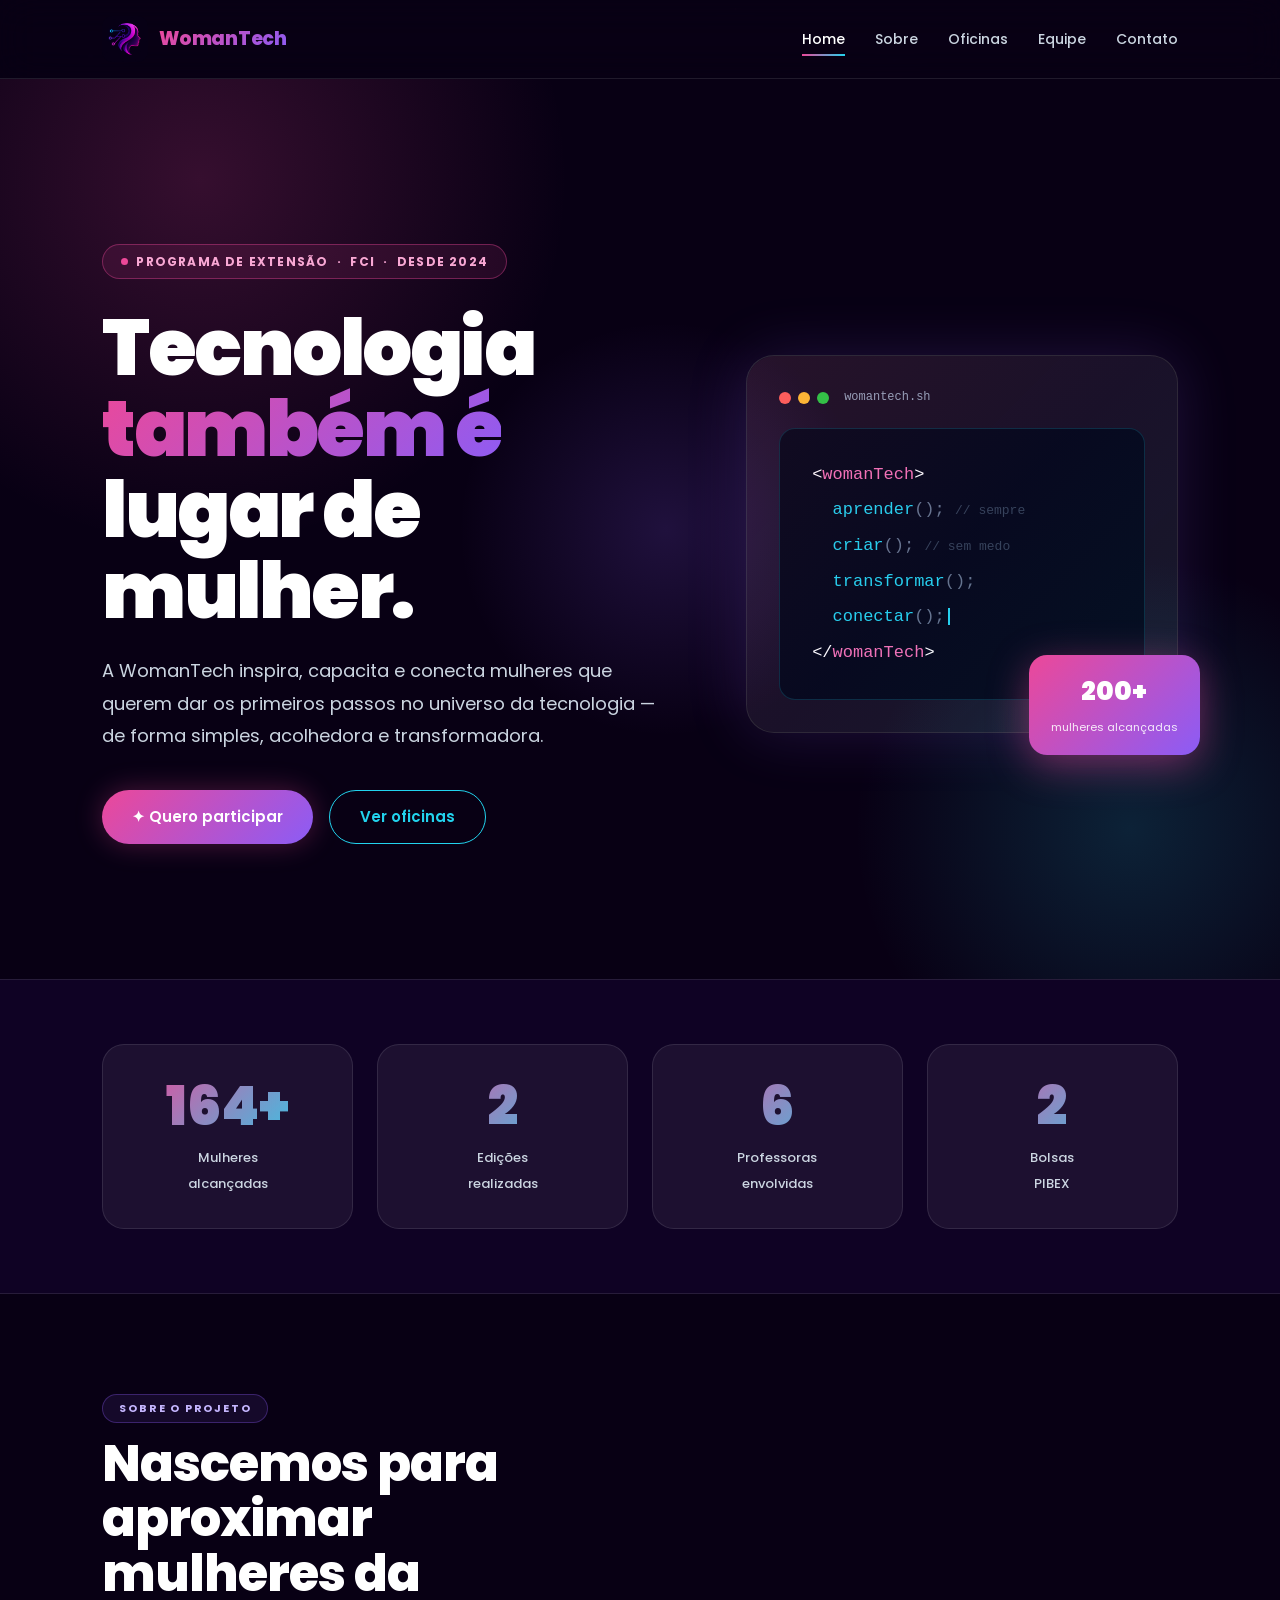
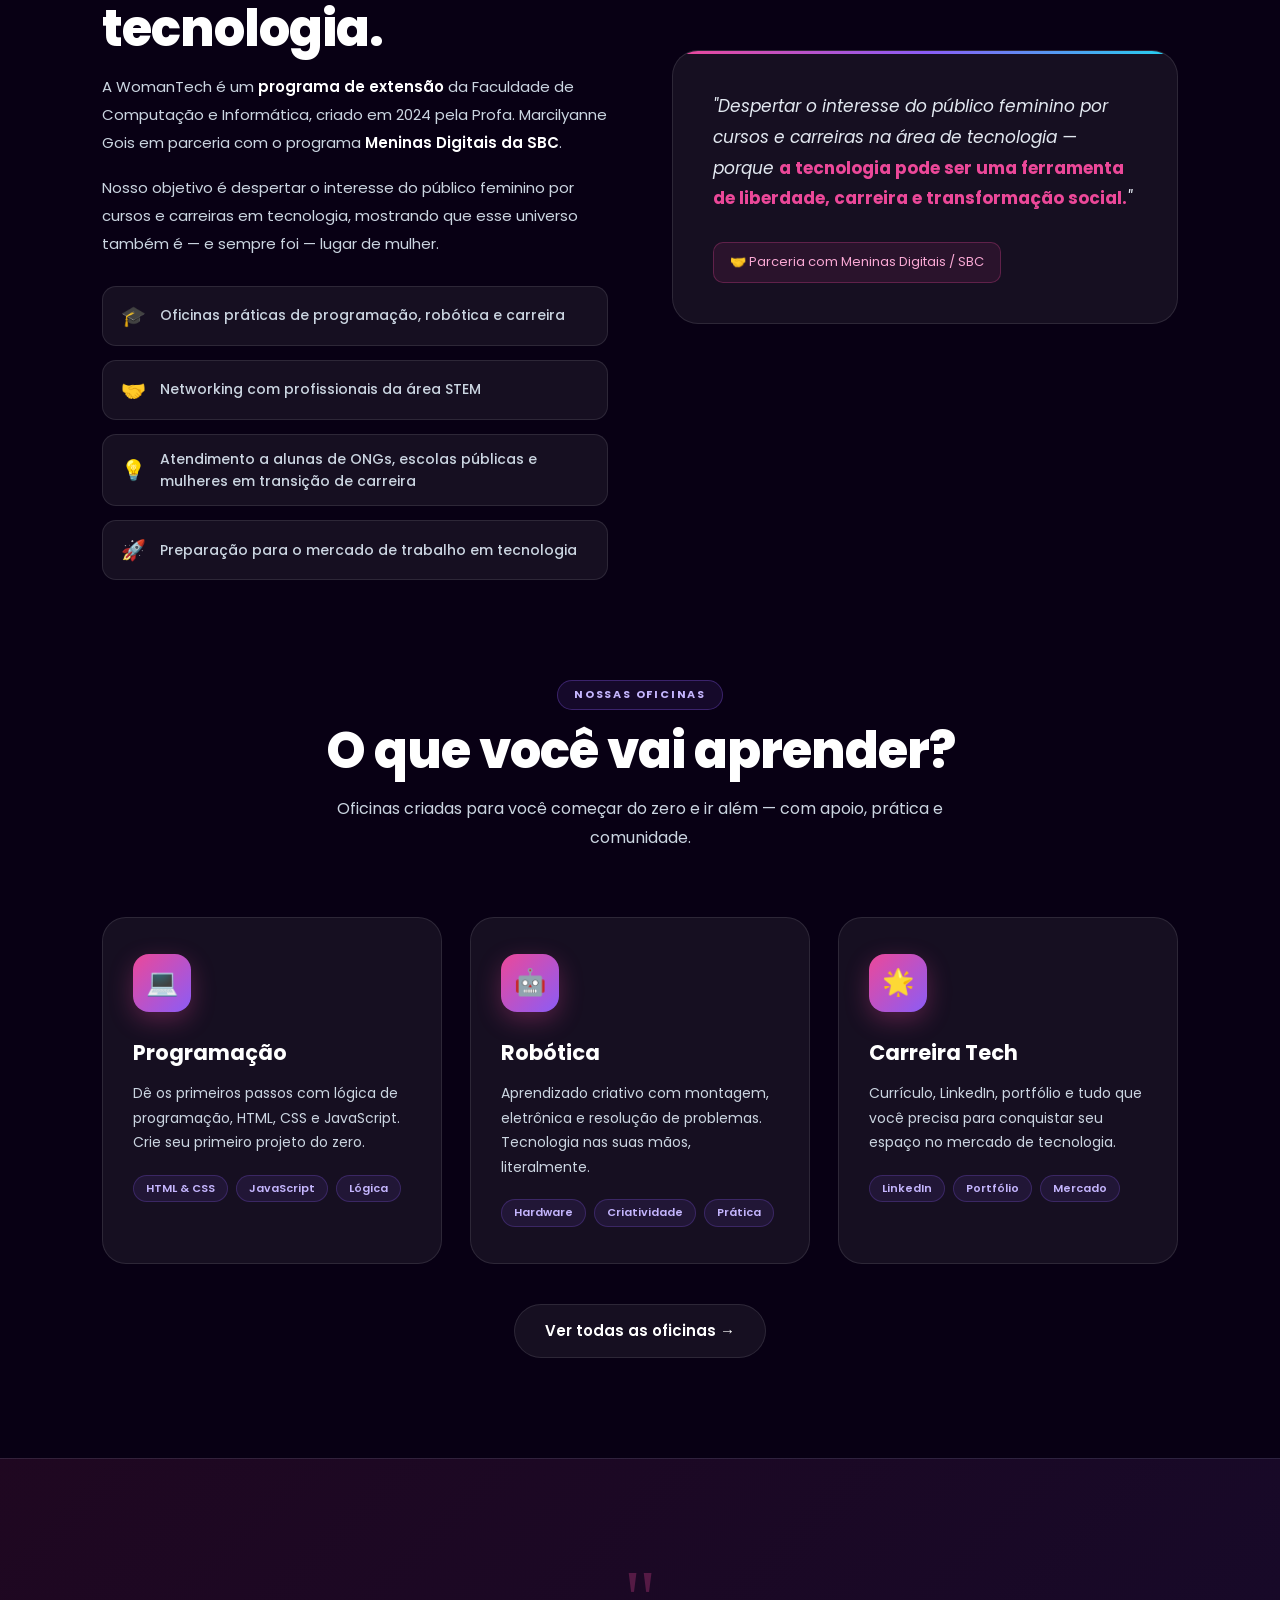
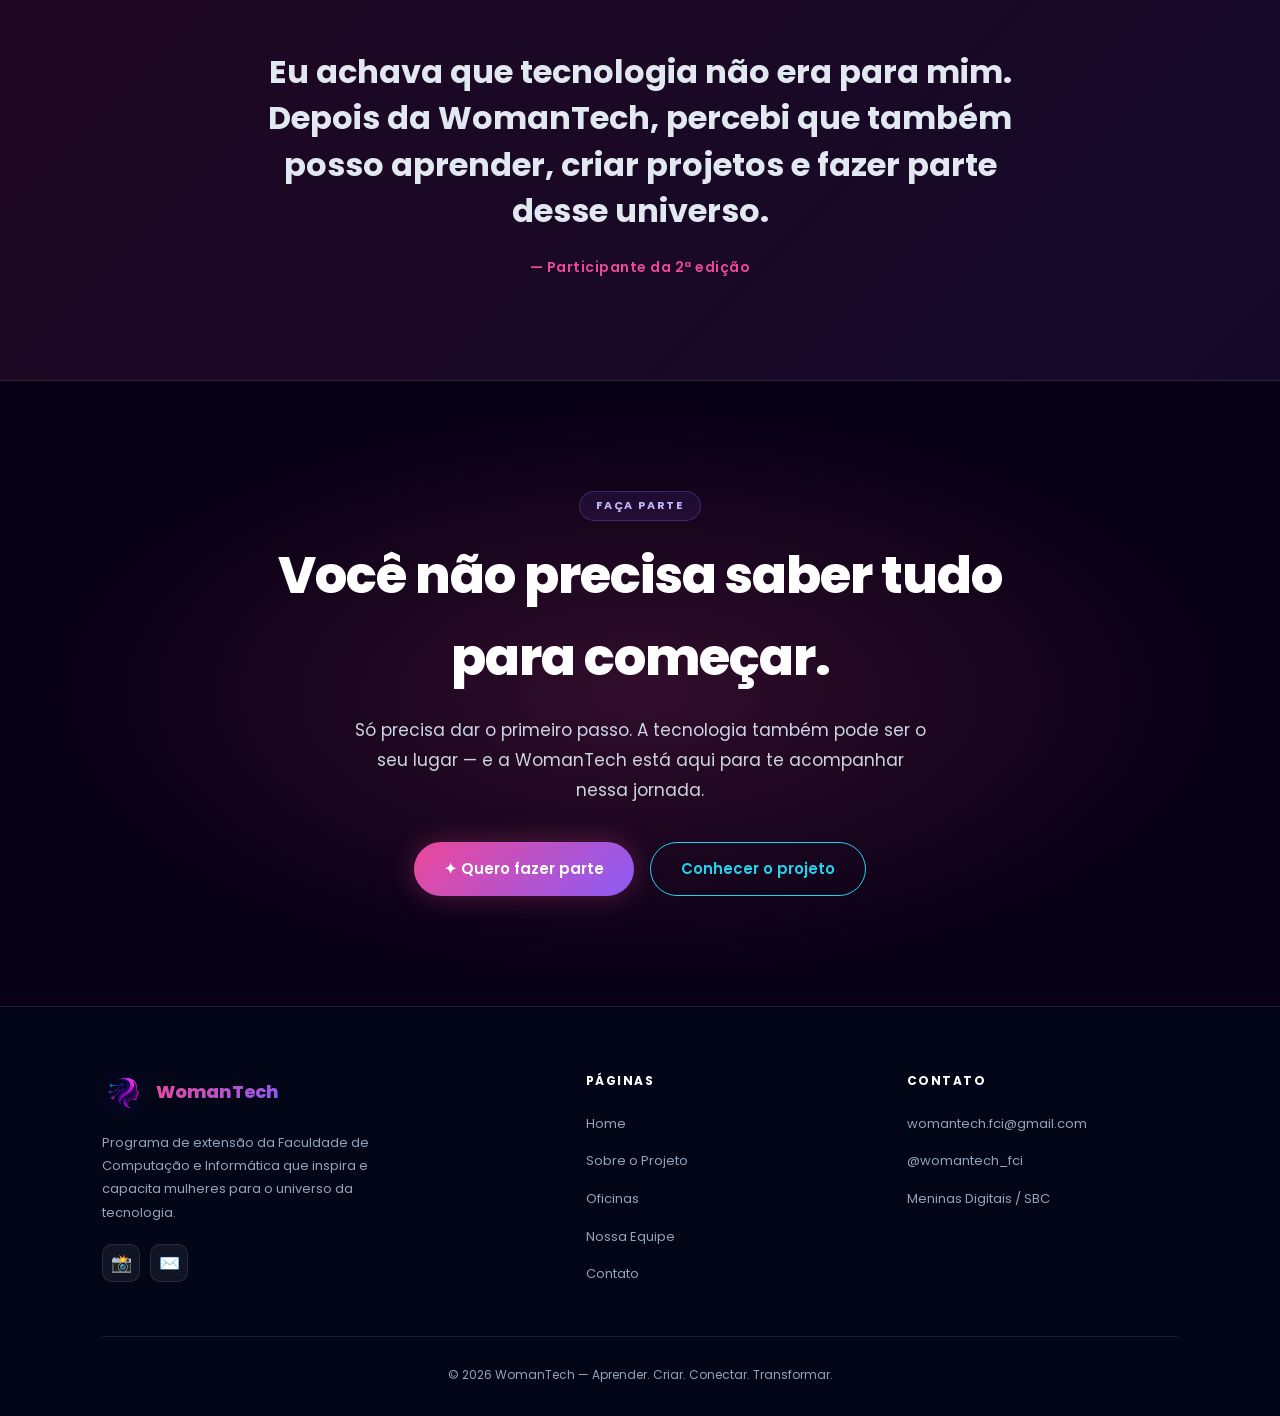
<file: index.html>
<!DOCTYPE html>
<html lang="pt-BR">
<head>
  <meta charset="UTF-8" />
  <meta name="viewport" content="width=device-width, initial-scale=1.0" />
  <title>WomanTech | Tecnologia também é lugar de mulher</title>
  <meta name="description" content="WomanTech é um programa de extensão que inspira, capacita e conecta mulheres ao universo da tecnologia por meio de oficinas, projetos e comunidade." />
  <link rel="preconnect" href="https://fonts.googleapis.com" />
  <link rel="preconnect" href="https://fonts.gstatic.com" crossorigin />
  <link href="https://fonts.googleapis.com/css2?family=Poppins:wght@300;400;500;600;700;800;900&display=swap" rel="stylesheet" />
  <link rel="stylesheet" href="style.css" />
</head>
<body>

  <!-- HEADER -->
  <header class="header">
    <a href="index.html" class="logo">
      <img src="imagens/logo.png" alt="WomanTech">
      <span class="logo-text">WomanTech</span>
    </a>
    <nav class="nav" id="nav">
      <a href="index.html" class="active">Home</a>
      <a href="sobre.html">Sobre</a>
      <a href="oficinas.html">Oficinas</a>
      <a href="equipe.html">Equipe</a>
      <a href="contato.html">Contato</a>
    </nav>
    <button class="menu-btn" aria-label="Menu">☰</button>
  </header>

  <main>

    <!-- HERO -->
    <section class="hero">
      <div class="hero-orb"></div>

      <div class="hero-content">
        <div class="hero-tag">
          <span class="dot"></span>
          Programa de Extensão &nbsp;·&nbsp; FCI &nbsp;·&nbsp; Desde 2024
        </div>

        <h1>
          Tecnologia<br>
          <span class="gradient-text">também é</span><br>
          lugar de mulher.
        </h1>

        <p class="hero-desc">
          A WomanTech inspira, capacita e conecta mulheres que querem dar os primeiros
          passos no universo da tecnologia — de forma simples, acolhedora e transformadora.
        </p>

        <div class="hero-btns">
          <a href="contato.html" class="btn btn-primary">✦ Quero participar</a>
          <a href="oficinas.html" class="btn btn-secondary">Ver oficinas</a>
        </div>
      </div>

      <div class="hero-visual">
        <div class="hero-card">
          <div class="terminal-header">
            <span class="t-dot r"></span>
            <span class="t-dot y"></span>
            <span class="t-dot g"></span>
            <span class="terminal-label">womantech.sh</span>
          </div>
          <div class="code-box">
            <div>&lt;<span class="kw">womanTech</span>&gt;</div>
            <div>&nbsp;&nbsp;<span class="fn">aprender</span><span class="pa">();</span> <span class="cm">// sempre</span></div>
            <div>&nbsp;&nbsp;<span class="fn">criar</span><span class="pa">();</span> <span class="cm">// sem medo</span></div>
            <div>&nbsp;&nbsp;<span class="fn">transformar</span><span class="pa">();</span></div>
            <div>&nbsp;&nbsp;<span class="fn">conectar</span><span class="pa">();</span><span class="cursor"></span></div>
            <div>&lt;/<span class="kw">womanTech</span>&gt;</div>
          </div>
        </div>
        <div class="hero-badge">
          <strong>200+</strong>
          <span>mulheres alcançadas</span>
        </div>
      </div>
    </section>

    <!-- STATS -->
    <section class="stats">
      <div class="stat-item reveal">
        <span class="stat-number" data-target="200" data-suffix="+">200+</span>
        <span class="stat-label">Mulheres<br>alcançadas</span>
      </div>
      <div class="stat-item reveal d1">
        <span class="stat-number" data-target="3">3</span>
        <span class="stat-label">Edições<br>realizadas</span>
      </div>
      <div class="stat-item reveal d2">
        <span class="stat-number" data-target="7">7</span>
        <span class="stat-label">Professoras<br>envolvidas</span>
      </div>
      <div class="stat-item reveal d3">
        <span class="stat-number" data-target="2">2</span>
        <span class="stat-label">Bolsas<br>PIBEX</span>
      </div>
    </section>

    <!-- SOBRE -->
    <section class="section">
      <div class="about-grid">
        <div class="about-text reveal">
          <div class="section-tag">Sobre o Projeto</div>
          <h2 class="section-title">Nascemos para aproximar mulheres da tecnologia.</h2>
          <p>
            A WomanTech é um <span class="hl">programa de extensão</span> da Faculdade de Computação e Informática,
            criado em 2024 pela Profa. Marcilyanne Gois em parceria com o programa
            <span class="hl">Meninas Digitais da SBC</span>.
          </p>
          <p>
            Nosso objetivo é despertar o interesse do público feminino por cursos e carreiras em tecnologia,
            mostrando que esse universo também é — e sempre foi — lugar de mulher.
          </p>
          <div class="feature-list">
            <div class="feature-item"><span class="fi-icon">🎓</span>Oficinas práticas de programação, robótica e carreira</div>
            <div class="feature-item"><span class="fi-icon">🤝</span>Networking com profissionais da área STEM</div>
            <div class="feature-item"><span class="fi-icon">💡</span>Atendimento a alunas de ONGs, escolas públicas e mulheres em transição de carreira</div>
            <div class="feature-item"><span class="fi-icon">🚀</span>Preparação para o mercado de trabalho em tecnologia</div>
          </div>
        </div>
        <div class="about-visual reveal d2">
          <div class="about-visual-card">
            <p class="mission-quote">
              "Despertar o interesse do público feminino por cursos e carreiras na área de tecnologia —
              porque <span>a tecnologia pode ser uma ferramenta de liberdade,
              carreira e transformação social.</span>"
            </p>
            <div class="partner-chip">
              🤝 Parceria com Meninas Digitais / SBC
            </div>
          </div>
        </div>
      </div>
    </section>

    <!-- OFICINAS -->
    <section class="section" style="padding-top: 0;">
      <div class="section-header reveal">
        <div class="section-tag">Nossas Oficinas</div>
        <h2 class="section-title">O que você vai aprender?</h2>
        <p class="section-desc">Oficinas criadas para você começar do zero e ir além — com apoio, prática e comunidade.</p>
      </div>
      <div class="cards-grid">
        <div class="workshop-card reveal">
          <div class="card-icon">💻</div>
          <h3>Programação</h3>
          <p>Dê os primeiros passos com lógica de programação, HTML, CSS e JavaScript. Crie seu primeiro projeto do zero.</p>
          <div class="tag-list">
            <span class="chip">HTML &amp; CSS</span>
            <span class="chip">JavaScript</span>
            <span class="chip">Lógica</span>
          </div>
        </div>
        <div class="workshop-card reveal d2">
          <div class="card-icon">🤖</div>
          <h3>Robótica</h3>
          <p>Aprendizado criativo com montagem, eletrônica e resolução de problemas. Tecnologia nas suas mãos, literalmente.</p>
          <div class="tag-list">
            <span class="chip">Hardware</span>
            <span class="chip">Criatividade</span>
            <span class="chip">Prática</span>
          </div>
        </div>
        <div class="workshop-card reveal d3">
          <div class="card-icon">🌟</div>
          <h3>Carreira Tech</h3>
          <p>Currículo, LinkedIn, portfólio e tudo que você precisa para conquistar seu espaço no mercado de tecnologia.</p>
          <div class="tag-list">
            <span class="chip">LinkedIn</span>
            <span class="chip">Portfólio</span>
            <span class="chip">Mercado</span>
          </div>
        </div>
      </div>
      <div style="text-align:center; margin-top: 40px;" class="reveal">
        <a href="oficinas.html" class="btn btn-ghost">Ver todas as oficinas →</a>
      </div>
    </section>

    <!-- QUOTE -->
    <section class="quote-section">
      <div class="quote-mark">"</div>
      <p class="quote-text reveal">
        Eu achava que tecnologia não era para mim. Depois da WomanTech, percebi que também posso aprender, criar projetos e fazer parte desse universo.
      </p>
      <span class="quote-author reveal">— Participante da 2ª edição</span>
    </section>

    <!-- CTA -->
    <section class="cta-section">
      <div class="section-tag reveal">Faça parte</div>
      <h2 class="reveal">Você não precisa saber tudo<br>para começar.</h2>
      <p class="reveal">
        Só precisa dar o primeiro passo. A tecnologia também pode ser o seu lugar —
        e a WomanTech está aqui para te acompanhar nessa jornada.
      </p>
      <div class="cta-btns reveal">
        <a href="contato.html" class="btn btn-primary">✦ Quero fazer parte</a>
        <a href="sobre.html" class="btn btn-secondary">Conhecer o projeto</a>
      </div>
    </section>

  </main>

  <!-- FOOTER -->
  <footer class="footer">
    <div class="footer-grid">
      <div class="footer-brand">
        <div class="footer-logo-wrap">
          <img src="imagens/logo.png" alt="WomanTech">
          <span class="logo-text">WomanTech</span>
        </div>
        <p>Programa de extensão da Faculdade de Computação e Informática que inspira e capacita mulheres para o universo da tecnologia.</p>
        <div class="social-row">
          <a href="https://instagram.com/womantech_fci" target="_blank" rel="noopener" class="social-btn" title="Instagram">📸</a>
          <a href="mailto:womantech.fci@gmail.com" class="social-btn" title="E-mail">✉️</a>
        </div>
      </div>
      <div class="footer-col">
        <h4>Páginas</h4>
        <ul>
          <li><a href="index.html">Home</a></li>
          <li><a href="sobre.html">Sobre o Projeto</a></li>
          <li><a href="oficinas.html">Oficinas</a></li>
          <li><a href="equipe.html">Nossa Equipe</a></li>
          <li><a href="contato.html">Contato</a></li>
        </ul>
      </div>
      <div class="footer-col">
        <h4>Contato</h4>
        <ul>
          <li><a href="mailto:womantech.fci@gmail.com">womantech.fci@gmail.com</a></li>
          <li><a href="https://instagram.com/womantech_fci" target="_blank" rel="noopener">@womantech_fci</a></li>
          <li><a href="sobre.html">Meninas Digitais / SBC</a></li>
        </ul>
      </div>
    </div>
    <div class="footer-bottom">
      <p>© 2026 WomanTech — Aprender. Criar. Conectar. Transformar.</p>
    </div>
  </footer>

  <script src="script.js"></script>
</body>
</html>
</file>
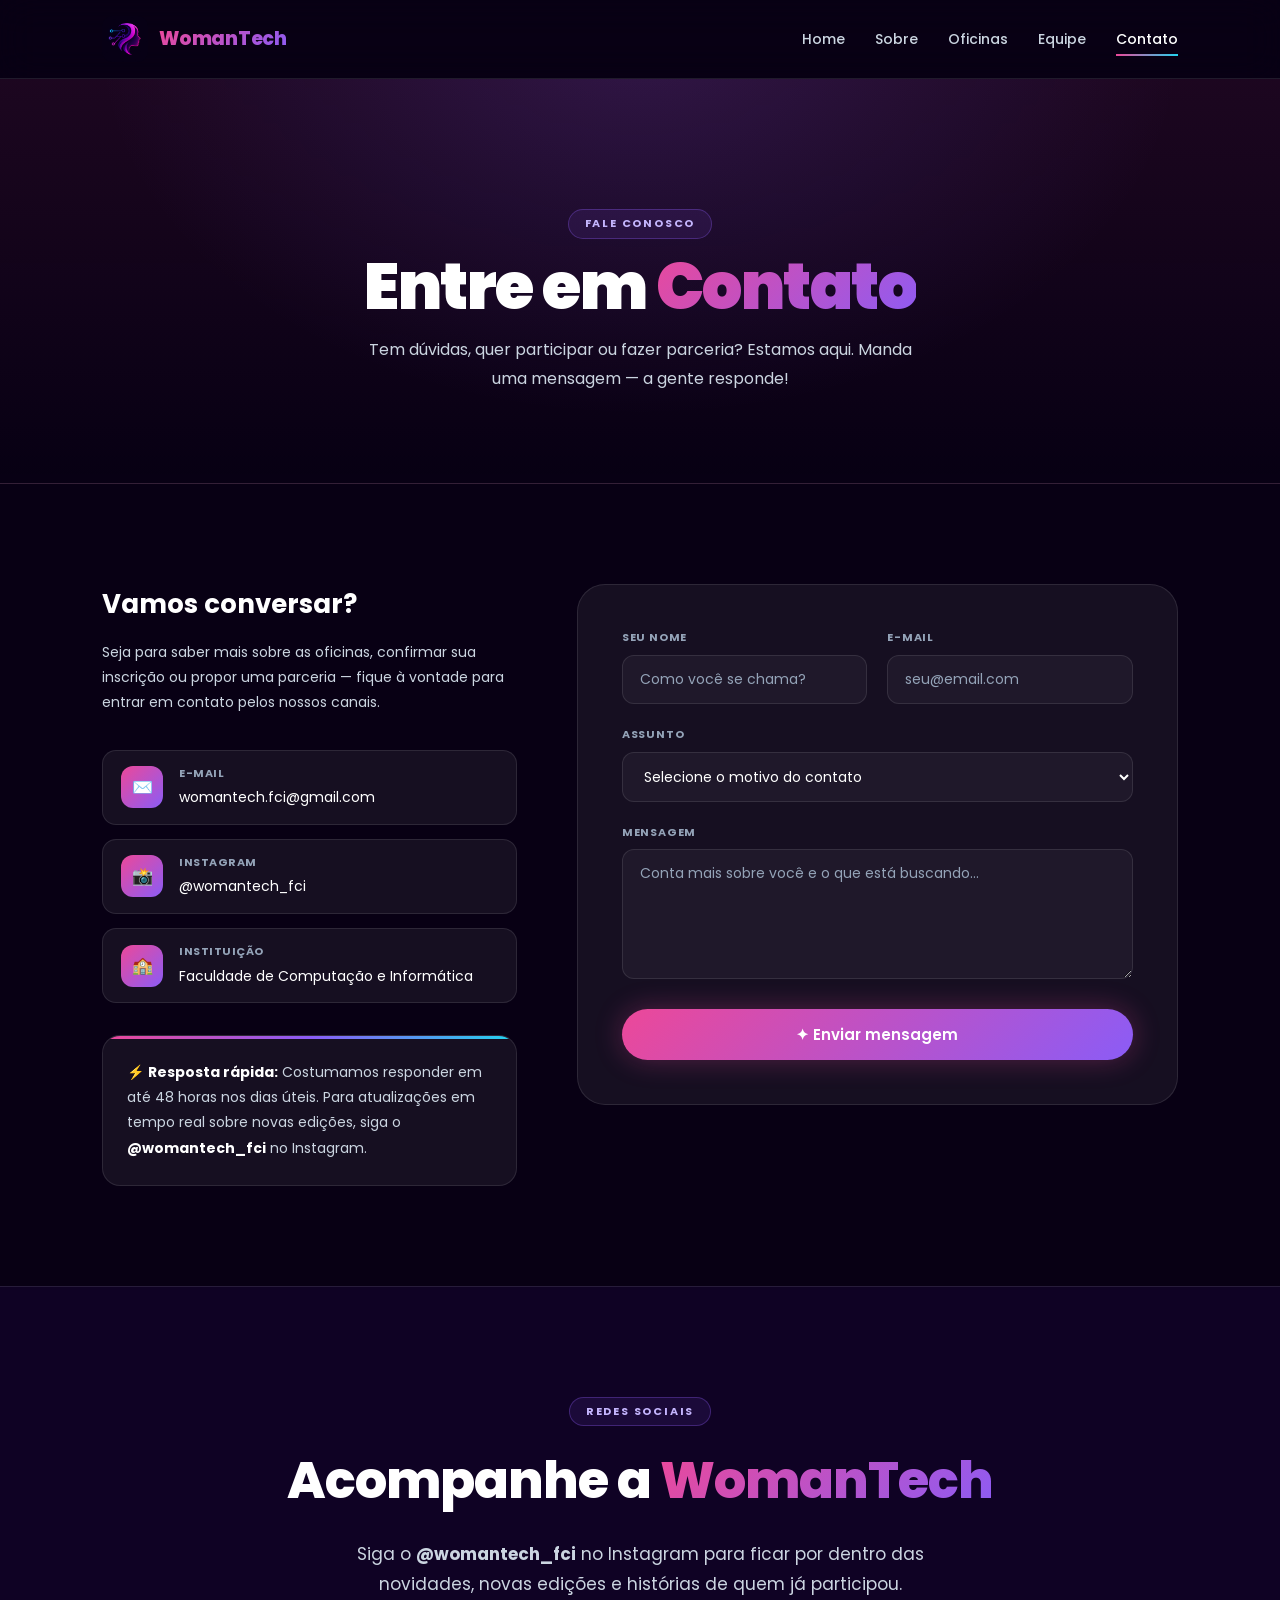
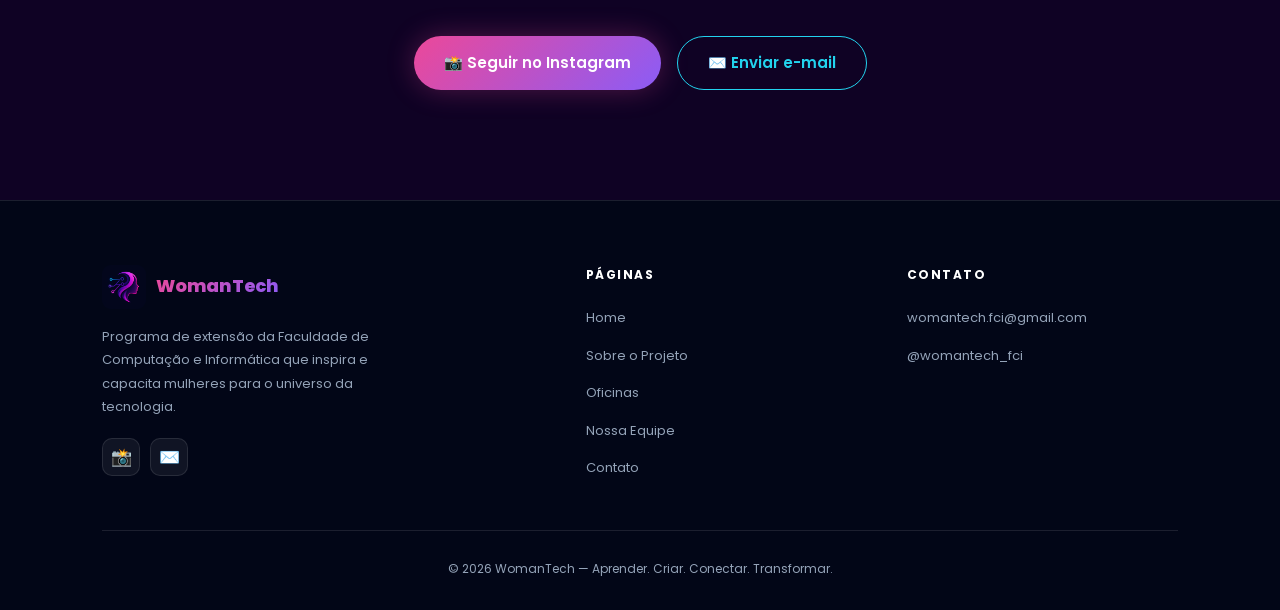
<file: contato.html>
<!DOCTYPE html>
<html lang="pt-BR">
<head>
  <meta charset="UTF-8" />
  <meta name="viewport" content="width=device-width, initial-scale=1.0" />
  <title>Contato | WomanTech</title>
  <meta name="description" content="Entre em contato com a WomanTech e faça parte do programa que está mudando a vida de mulheres na tecnologia." />
  <link rel="preconnect" href="https://fonts.googleapis.com" />
  <link rel="preconnect" href="https://fonts.gstatic.com" crossorigin />
  <link href="https://fonts.googleapis.com/css2?family=Poppins:wght@300;400;500;600;700;800;900&display=swap" rel="stylesheet" />
  <link rel="stylesheet" href="style.css" />
</head>
<body>

  <!-- HEADER -->
  <header class="header">
    <a href="index.html" class="logo">
      <img src="imagens/logo.png" alt="WomanTech">
      <span class="logo-text">WomanTech</span>
    </a>
    <nav class="nav" id="nav">
      <a href="index.html">Home</a>
      <a href="sobre.html">Sobre</a>
      <a href="oficinas.html">Oficinas</a>
      <a href="equipe.html">Equipe</a>
      <a href="contato.html">Contato</a>
    </nav>
    <button class="menu-btn" aria-label="Menu">☰</button>
  </header>

  <main>

    <!-- PAGE HERO -->
    <section class="page-hero">
      <div class="page-hero-content">
        <div class="section-tag">Fale conosco</div>
        <h1>Entre em <span class="gradient-text">Contato</span></h1>
        <p>Tem dúvidas, quer participar ou fazer parceria? Estamos aqui. Manda uma mensagem — a gente responde!</p>
      </div>
    </section>

    <!-- CONTATO -->
    <section class="section">
      <div class="contact-grid">

        <!-- INFO -->
        <div class="contact-info reveal">
          <h3>Vamos conversar?</h3>
          <p>
            Seja para saber mais sobre as oficinas, confirmar sua inscrição ou propor uma parceria —
            fique à vontade para entrar em contato pelos nossos canais.
          </p>

          <div class="contact-items">
            <a href="mailto:womantech.fci@gmail.com" class="contact-item">
              <div class="ci-icon">✉️</div>
              <div class="ci-text">
                <strong>E-mail</strong>
                <span>womantech.fci@gmail.com</span>
              </div>
            </a>
            <a href="https://instagram.com/womantech_fci" target="_blank" rel="noopener" class="contact-item">
              <div class="ci-icon">📸</div>
              <div class="ci-text">
                <strong>Instagram</strong>
                <span>@womantech_fci</span>
              </div>
            </a>
            <div class="contact-item">
              <div class="ci-icon">🏫</div>
              <div class="ci-text">
                <strong>Instituição</strong>
                <span>Faculdade de Computação e Informática</span>
              </div>
            </div>
          </div>

          <div class="highlight-card" style="border-radius: 18px; padding: 24px;">
            <p style="font-size: 14px; margin-bottom: 0;">
              ⚡ <strong style="color: var(--white);">Resposta rápida:</strong>
              Costumamos responder em até 48 horas nos dias úteis.
              Para atualizações em tempo real sobre novas edições, siga o <strong style="color: var(--white);">@womantech_fci</strong> no Instagram.
            </p>
          </div>
        </div>

        <!-- FORMULÁRIO -->
        <div class="reveal d2">
          <div class="contact-form-wrap">
            <form id="contact-form">
              <div class="form-row">
                <div class="form-group">
                  <label for="nome">Seu nome</label>
                  <input type="text" id="nome" name="nome" placeholder="Como você se chama?" required />
                </div>
                <div class="form-group">
                  <label for="email">E-mail</label>
                  <input type="email" id="email" name="email" placeholder="seu@email.com" required />
                </div>
              </div>

              <div class="form-group">
                <label for="assunto">Assunto</label>
                <select id="assunto" name="assunto" required>
                  <option value="" disabled selected>Selecione o motivo do contato</option>
                  <option value="inscricao">Quero participar das oficinas</option>
                  <option value="informacoes">Informações sobre o programa</option>
                  <option value="parceria">Proposta de parceria</option>
                  <option value="voluntaria">Quero ser voluntária</option>
                  <option value="imprensa">Imprensa / Divulgação</option>
                  <option value="outro">Outro assunto</option>
                </select>
              </div>

              <div class="form-group">
                <label for="mensagem">Mensagem</label>
                <textarea id="mensagem" name="mensagem" placeholder="Conta mais sobre você e o que está buscando..." required></textarea>
              </div>

              <button type="submit" class="btn btn-primary" style="width: 100%; justify-content: center;">
                ✦ Enviar mensagem
              </button>
            </form>

            <div class="form-success">
              <span class="success-icon">🎉</span>
              <h3>Mensagem enviada!</h3>
              <p>Obrigada pelo contato! Responderemos em breve pelo e-mail informado. Enquanto isso, siga a gente no Instagram <strong>@womantech_fci</strong>.</p>
            </div>
          </div>
        </div>

      </div>
    </section>

    <!-- CTA FINAL -->
    <section class="cta-section" style="background: var(--bg-2); border-top: 1px solid var(--glass-border);">
      <div class="section-tag reveal">Redes sociais</div>
      <h2 class="reveal">Acompanhe a <span class="gradient-text">WomanTech</span></h2>
      <p class="reveal">
        Siga o <strong>@womantech_fci</strong> no Instagram para ficar por dentro das novidades, novas edições e histórias de quem já participou.
      </p>
      <div class="cta-btns reveal">
        <a href="https://instagram.com/womantech_fci" target="_blank" rel="noopener" class="btn btn-primary">📸 Seguir no Instagram</a>
        <a href="mailto:womantech.fci@gmail.com" class="btn btn-secondary">✉️ Enviar e-mail</a>
      </div>
    </section>

  </main>

  <!-- FOOTER -->
  <footer class="footer">
    <div class="footer-grid">
      <div class="footer-brand">
        <div class="footer-logo-wrap">
          <img src="imagens/logo.png" alt="WomanTech">
          <span class="logo-text">WomanTech</span>
        </div>
        <p>Programa de extensão da Faculdade de Computação e Informática que inspira e capacita mulheres para o universo da tecnologia.</p>
        <div class="social-row">
          <a href="https://instagram.com/womantech_fci" target="_blank" rel="noopener" class="social-btn" title="Instagram">📸</a>
          <a href="mailto:womantech.fci@gmail.com" class="social-btn" title="E-mail">✉️</a>
        </div>
      </div>
      <div class="footer-col">
        <h4>Páginas</h4>
        <ul>
          <li><a href="index.html">Home</a></li>
          <li><a href="sobre.html">Sobre o Projeto</a></li>
          <li><a href="oficinas.html">Oficinas</a></li>
          <li><a href="equipe.html">Nossa Equipe</a></li>
          <li><a href="contato.html">Contato</a></li>
        </ul>
      </div>
      <div class="footer-col">
        <h4>Contato</h4>
        <ul>
          <li><a href="mailto:womantech.fci@gmail.com">womantech.fci@gmail.com</a></li>
          <li><a href="https://instagram.com/womantech_fci" target="_blank" rel="noopener">@womantech_fci</a></li>
        </ul>
      </div>
    </div>
    <div class="footer-bottom">
      <p>© 2026 WomanTech — Aprender. Criar. Conectar. Transformar.</p>
    </div>
  </footer>

  <script src="script.js"></script>
</body>
</html>
</file>
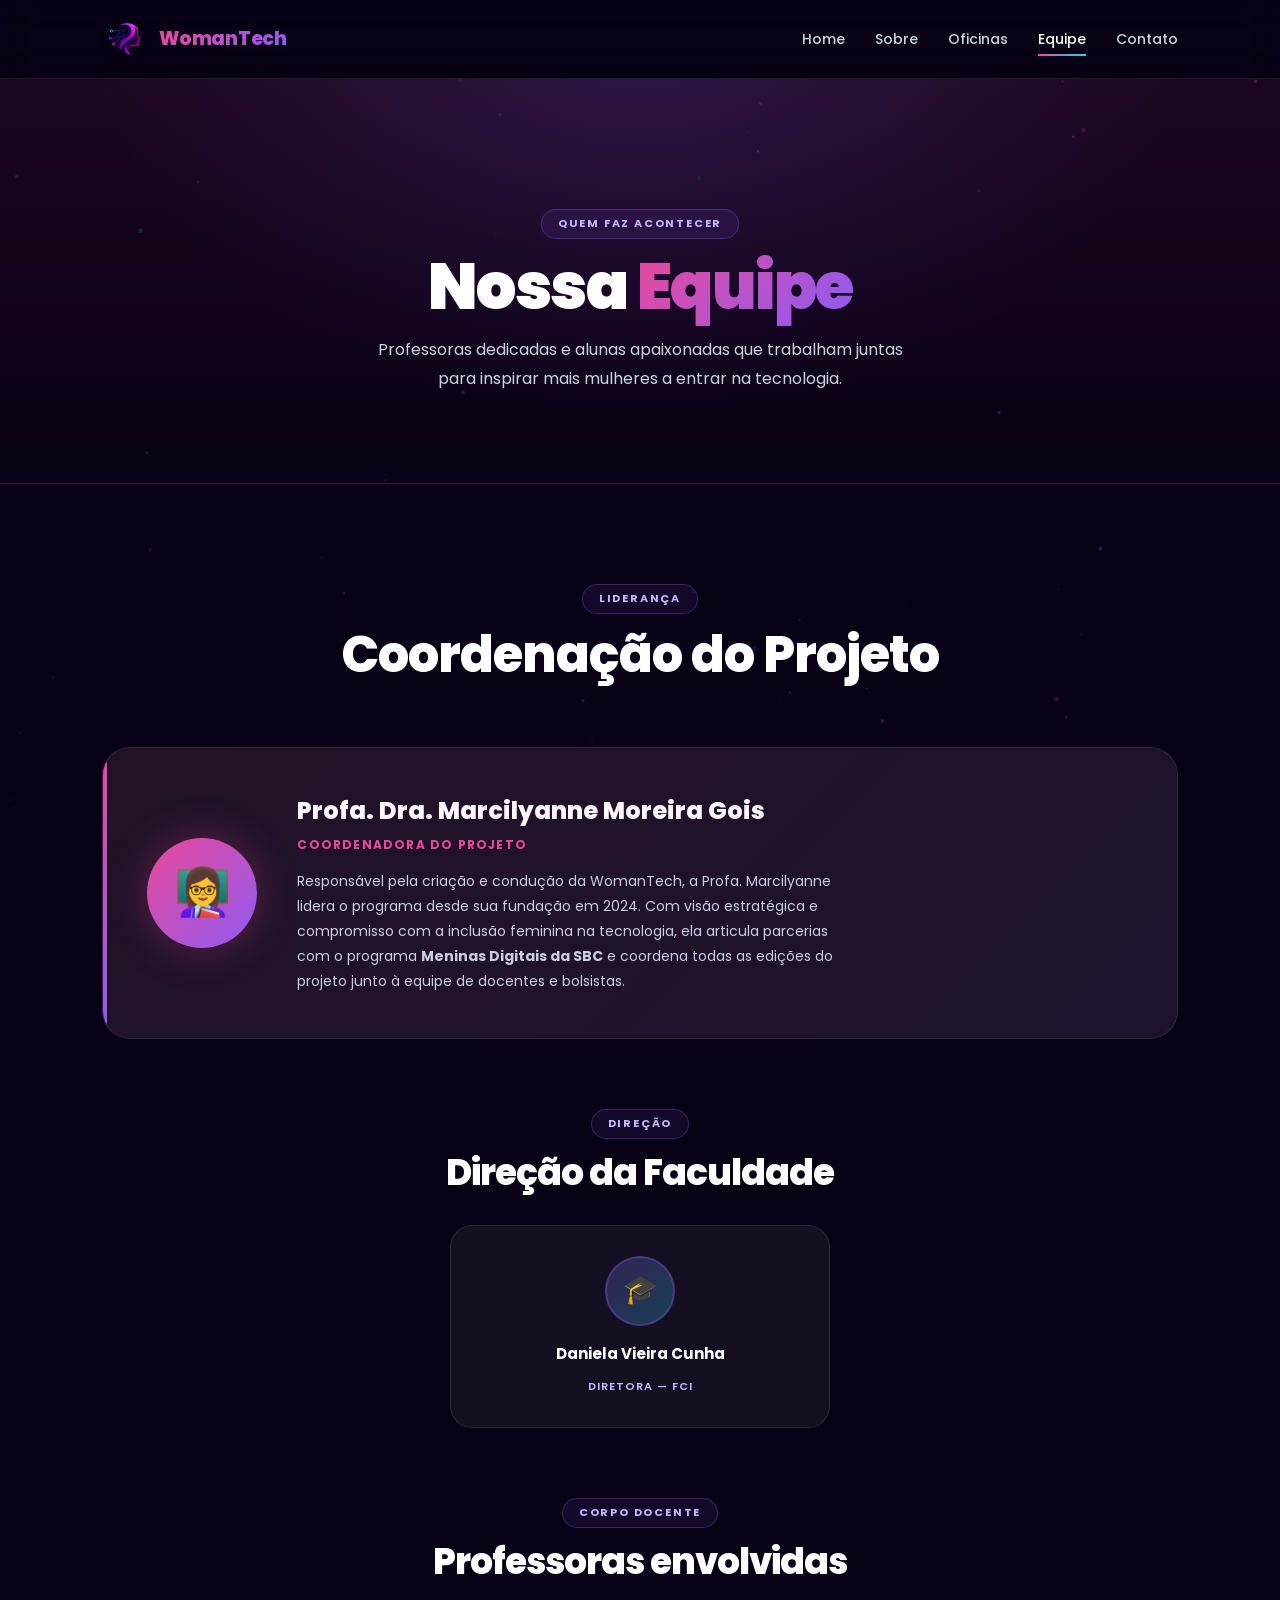
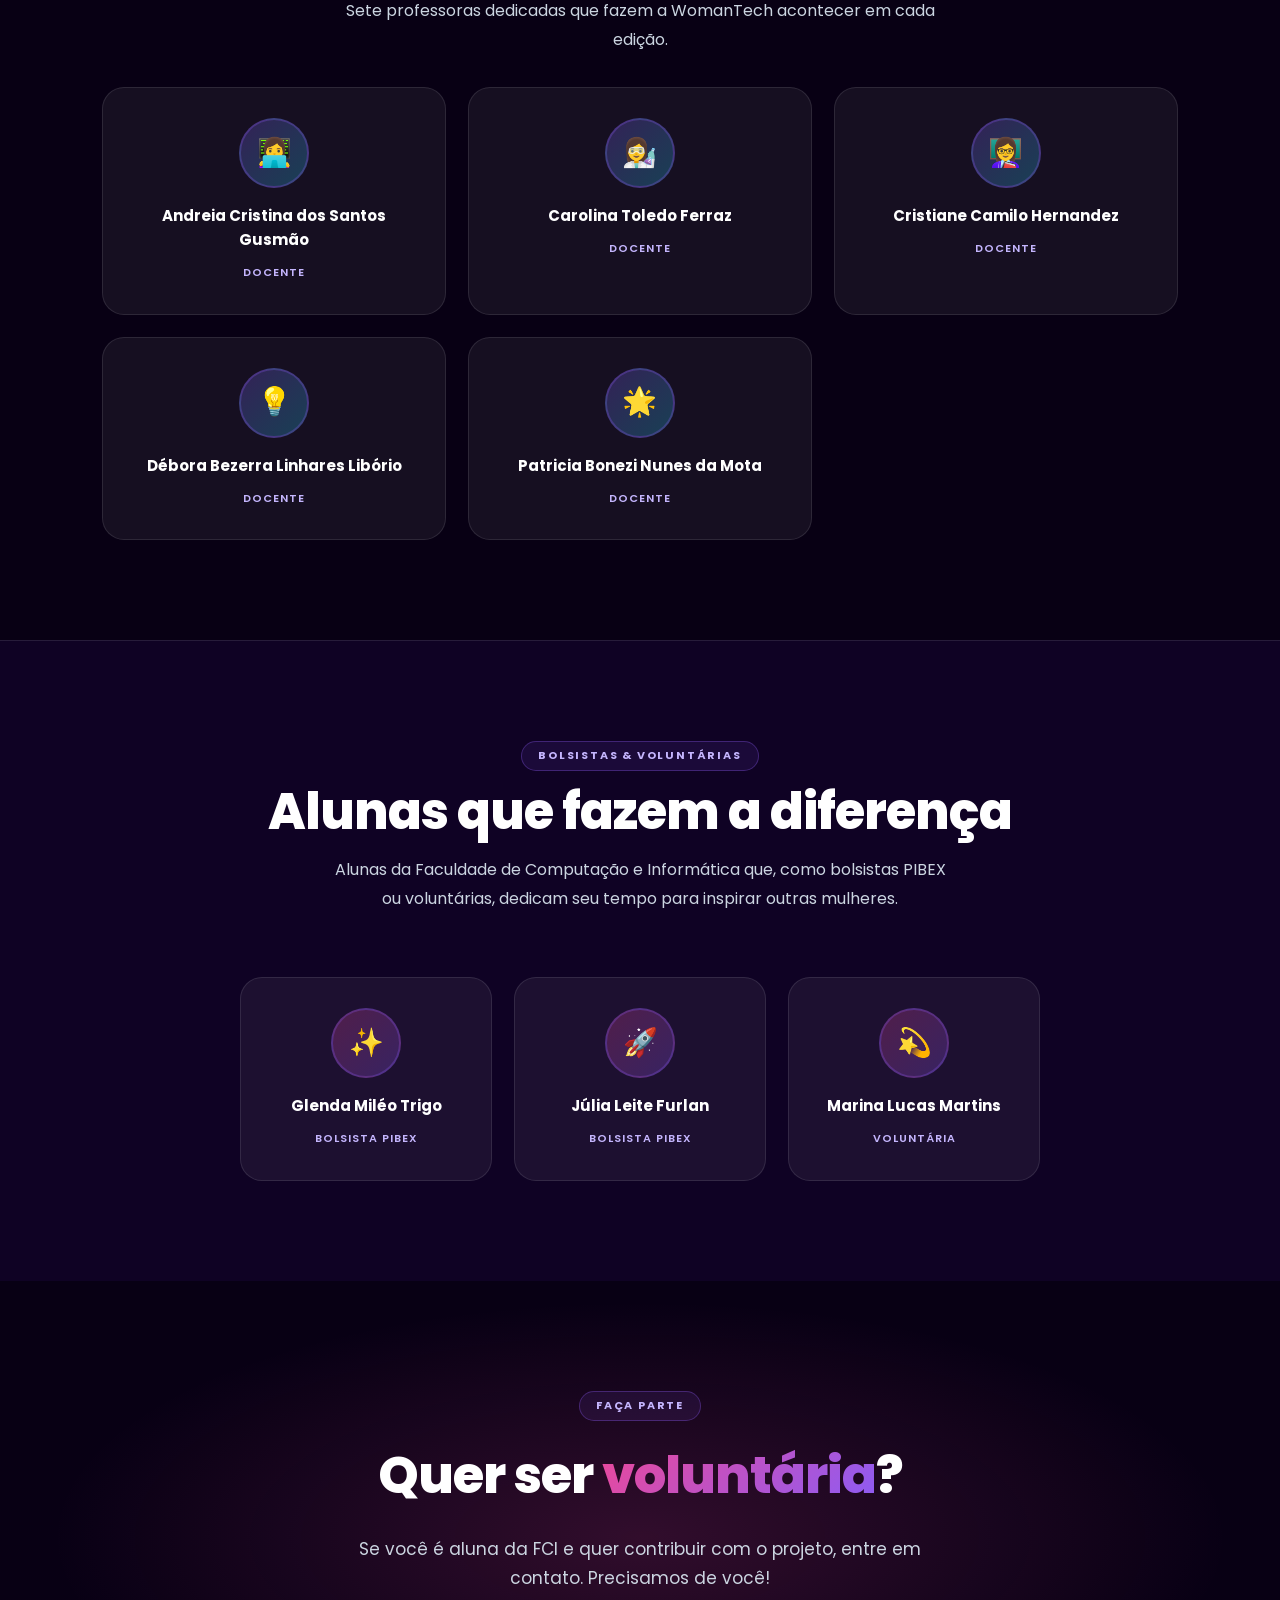
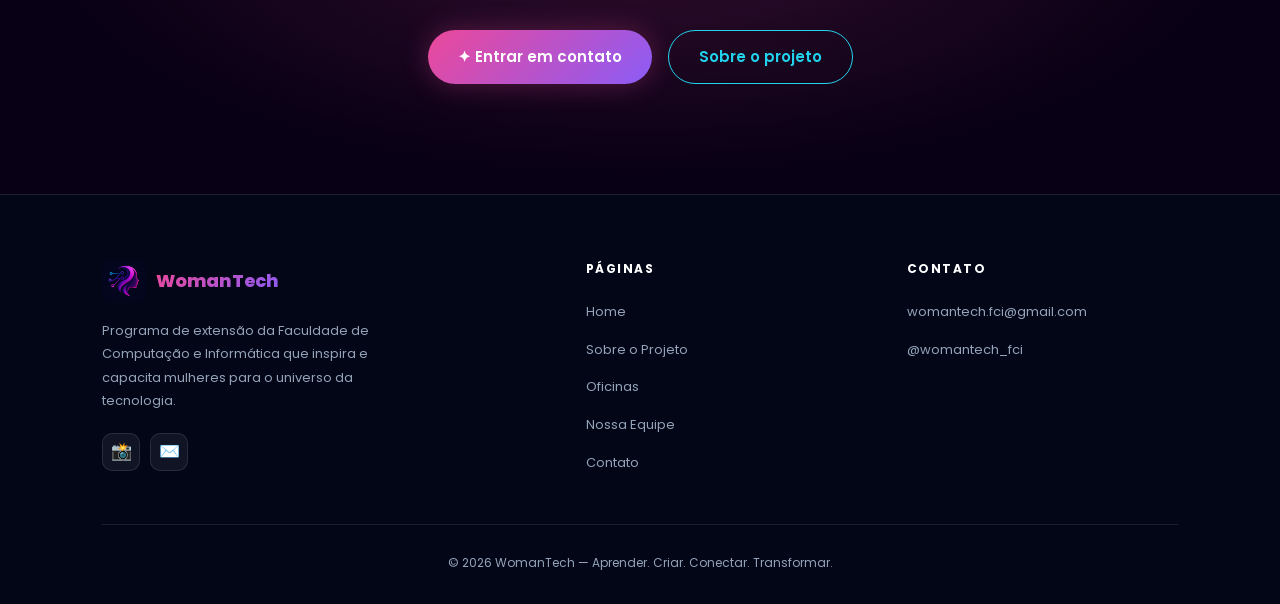
<file: equipe.html>
<!DOCTYPE html>
<html lang="pt-BR">
<head>
  <meta charset="UTF-8" />
  <meta name="viewport" content="width=device-width, initial-scale=1.0" />
  <title>Equipe | WomanTech</title>
  <meta name="description" content="Conheça a equipe de professoras e alunas que tornam a WomanTech possível." />
  <link rel="preconnect" href="https://fonts.googleapis.com" />
  <link rel="preconnect" href="https://fonts.gstatic.com" crossorigin />
  <link href="https://fonts.googleapis.com/css2?family=Poppins:wght@300;400;500;600;700;800;900&display=swap" rel="stylesheet" />
  <link rel="stylesheet" href="style.css" />
</head>
<body>

  <!-- HEADER -->
  <header class="header">
    <a href="index.html" class="logo">
      <img src="imagens/logo.png" alt="WomanTech">
      <span class="logo-text">WomanTech</span>
    </a>
    <nav class="nav" id="nav">
      <a href="index.html">Home</a>
      <a href="sobre.html">Sobre</a>
      <a href="oficinas.html">Oficinas</a>
      <a href="equipe.html">Equipe</a>
      <a href="contato.html">Contato</a>
    </nav>
    <button class="menu-btn" aria-label="Menu">☰</button>
  </header>

  <main>

    <!-- PAGE HERO -->
    <section class="page-hero">
      <div class="page-hero-content">
        <div class="section-tag">Quem faz acontecer</div>
        <h1>Nossa <span class="gradient-text">Equipe</span></h1>
        <p>Professoras dedicadas e alunas apaixonadas que trabalham juntas para inspirar mais mulheres a entrar na tecnologia.</p>
      </div>
    </section>

    <!-- COORDENADORA -->
    <section class="section">
      <div class="section-header reveal">
        <div class="section-tag">Liderança</div>
        <h2 class="section-title">Coordenação do Projeto</h2>
      </div>

      <div class="coordinator-card reveal">
        <div class="coord-avatar">👩‍🏫</div>
        <div class="coord-info">
          <h3>Profa. Dra. Marcilyanne Moreira Gois</h3>
          <div class="coord-role">Coordenadora do Projeto</div>
          <p>
            Responsável pela criação e condução da WomanTech, a Profa. Marcilyanne lidera o programa desde sua fundação em 2024.
            Com visão estratégica e compromisso com a inclusão feminina na tecnologia, ela articula parcerias com o programa
            <strong>Meninas Digitais da SBC</strong> e coordena todas as edições do projeto junto à equipe de docentes e bolsistas.
          </p>
        </div>
      </div>

      <!-- DIRETORIA -->
      <div class="section-header reveal" style="margin-bottom: 32px;">
        <div class="section-tag">Direção</div>
        <h2 class="section-title" style="font-size: clamp(24px, 3vw, 36px);">Direção da Faculdade</h2>
      </div>

      <div style="max-width: 380px; margin: 0 auto 70px;" class="reveal">
        <div class="team-card">
          <div class="team-avatar">🎓</div>
          <h3>Daniela Vieira Cunha</h3>
          <span class="role">Diretora — FCI</span>
        </div>
      </div>

      <!-- DOCENTES -->
      <div class="section-header reveal" style="margin-bottom: 32px;">
        <div class="section-tag">Corpo Docente</div>
        <h2 class="section-title" style="font-size: clamp(24px, 3vw, 36px);">Professoras envolvidas</h2>
        <p class="section-desc">Sete professoras dedicadas que fazem a WomanTech acontecer em cada edição.</p>
      </div>

      <div class="team-grid">
        <div class="team-card reveal">
          <div class="team-avatar">👩‍💻</div>
          <h3>Andreia Cristina dos Santos Gusmão</h3>
          <span class="role">Docente</span>
        </div>
        <div class="team-card reveal d1">
          <div class="team-avatar">👩‍🔬</div>
          <h3>Carolina Toledo Ferraz</h3>
          <span class="role">Docente</span>
        </div>
        <div class="team-card reveal d2">
          <div class="team-avatar">👩‍🏫</div>
          <h3>Cristiane Camilo Hernandez</h3>
          <span class="role">Docente</span>
        </div>
        <div class="team-card reveal d3">
          <div class="team-avatar">💡</div>
          <h3>Débora Bezerra Linhares Libório</h3>
          <span class="role">Docente</span>
        </div>
        <div class="team-card reveal d4">
          <div class="team-avatar">🌟</div>
          <h3>Patricia Bonezi Nunes da Mota</h3>
          <span class="role">Docente</span>
        </div>
      </div>
    </section>

    <!-- BOLSISTAS E VOLUNTÁRIAS -->
    <section class="section" style="padding-top: 0; background: var(--bg-2); border-top: 1px solid var(--glass-border);">
      <div style="padding-top: 100px;">
        <div class="section-header reveal">
          <div class="section-tag">Bolsistas &amp; Voluntárias</div>
          <h2 class="section-title">Alunas que fazem a diferença</h2>
          <p class="section-desc">
            Alunas da Faculdade de Computação e Informática que, como bolsistas PIBEX ou voluntárias,
            dedicam seu tempo para inspirar outras mulheres.
          </p>
        </div>

        <div class="team-grid" style="max-width: 800px; margin: 0 auto;">
          <div class="team-card reveal">
            <div class="team-avatar" style="background: linear-gradient(135deg, rgba(236,72,153,0.25), rgba(139,92,246,0.25));">✨</div>
            <h3>Glenda Miléo Trigo</h3>
            <span class="role">Bolsista PIBEX</span>
          </div>
          <div class="team-card reveal d2">
            <div class="team-avatar" style="background: linear-gradient(135deg, rgba(236,72,153,0.25), rgba(139,92,246,0.25));">🚀</div>
            <h3>Júlia Leite Furlan</h3>
            <span class="role">Bolsista PIBEX</span>
          </div>
          <div class="team-card reveal d3">
            <div class="team-avatar" style="background: linear-gradient(135deg, rgba(236,72,153,0.25), rgba(139,92,246,0.25));">💫</div>
            <h3>Marina Lucas Martins</h3>
            <span class="role">Voluntária</span>
          </div>
        </div>
      </div>
    </section>

    <!-- CTA -->
    <section class="cta-section">
      <div class="section-tag reveal">Faça parte</div>
      <h2 class="reveal">Quer ser <span class="gradient-text">voluntária</span>?</h2>
      <p class="reveal">Se você é aluna da FCI e quer contribuir com o projeto, entre em contato. Precisamos de você!</p>
      <div class="cta-btns reveal">
        <a href="contato.html" class="btn btn-primary">✦ Entrar em contato</a>
        <a href="sobre.html" class="btn btn-secondary">Sobre o projeto</a>
      </div>
    </section>

  </main>

  <!-- FOOTER -->
  <footer class="footer">
    <div class="footer-grid">
      <div class="footer-brand">
        <div class="footer-logo-wrap">
          <img src="imagens/logo.png" alt="WomanTech">
          <span class="logo-text">WomanTech</span>
        </div>
        <p>Programa de extensão da Faculdade de Computação e Informática que inspira e capacita mulheres para o universo da tecnologia.</p>
        <div class="social-row">
          <a href="https://instagram.com/womantech_fci" target="_blank" rel="noopener" class="social-btn" title="Instagram">📸</a>
          <a href="mailto:womantech.fci@gmail.com" class="social-btn" title="E-mail">✉️</a>
        </div>
      </div>
      <div class="footer-col">
        <h4>Páginas</h4>
        <ul>
          <li><a href="index.html">Home</a></li>
          <li><a href="sobre.html">Sobre o Projeto</a></li>
          <li><a href="oficinas.html">Oficinas</a></li>
          <li><a href="equipe.html">Nossa Equipe</a></li>
          <li><a href="contato.html">Contato</a></li>
        </ul>
      </div>
      <div class="footer-col">
        <h4>Contato</h4>
        <ul>
          <li><a href="mailto:womantech.fci@gmail.com">womantech.fci@gmail.com</a></li>
          <li><a href="https://instagram.com/womantech_fci" target="_blank" rel="noopener">@womantech_fci</a></li>
        </ul>
      </div>
    </div>
    <div class="footer-bottom">
      <p>© 2026 WomanTech — Aprender. Criar. Conectar. Transformar.</p>
    </div>
  </footer>

  <script src="script.js"></script>
</body>
</html>
</file>
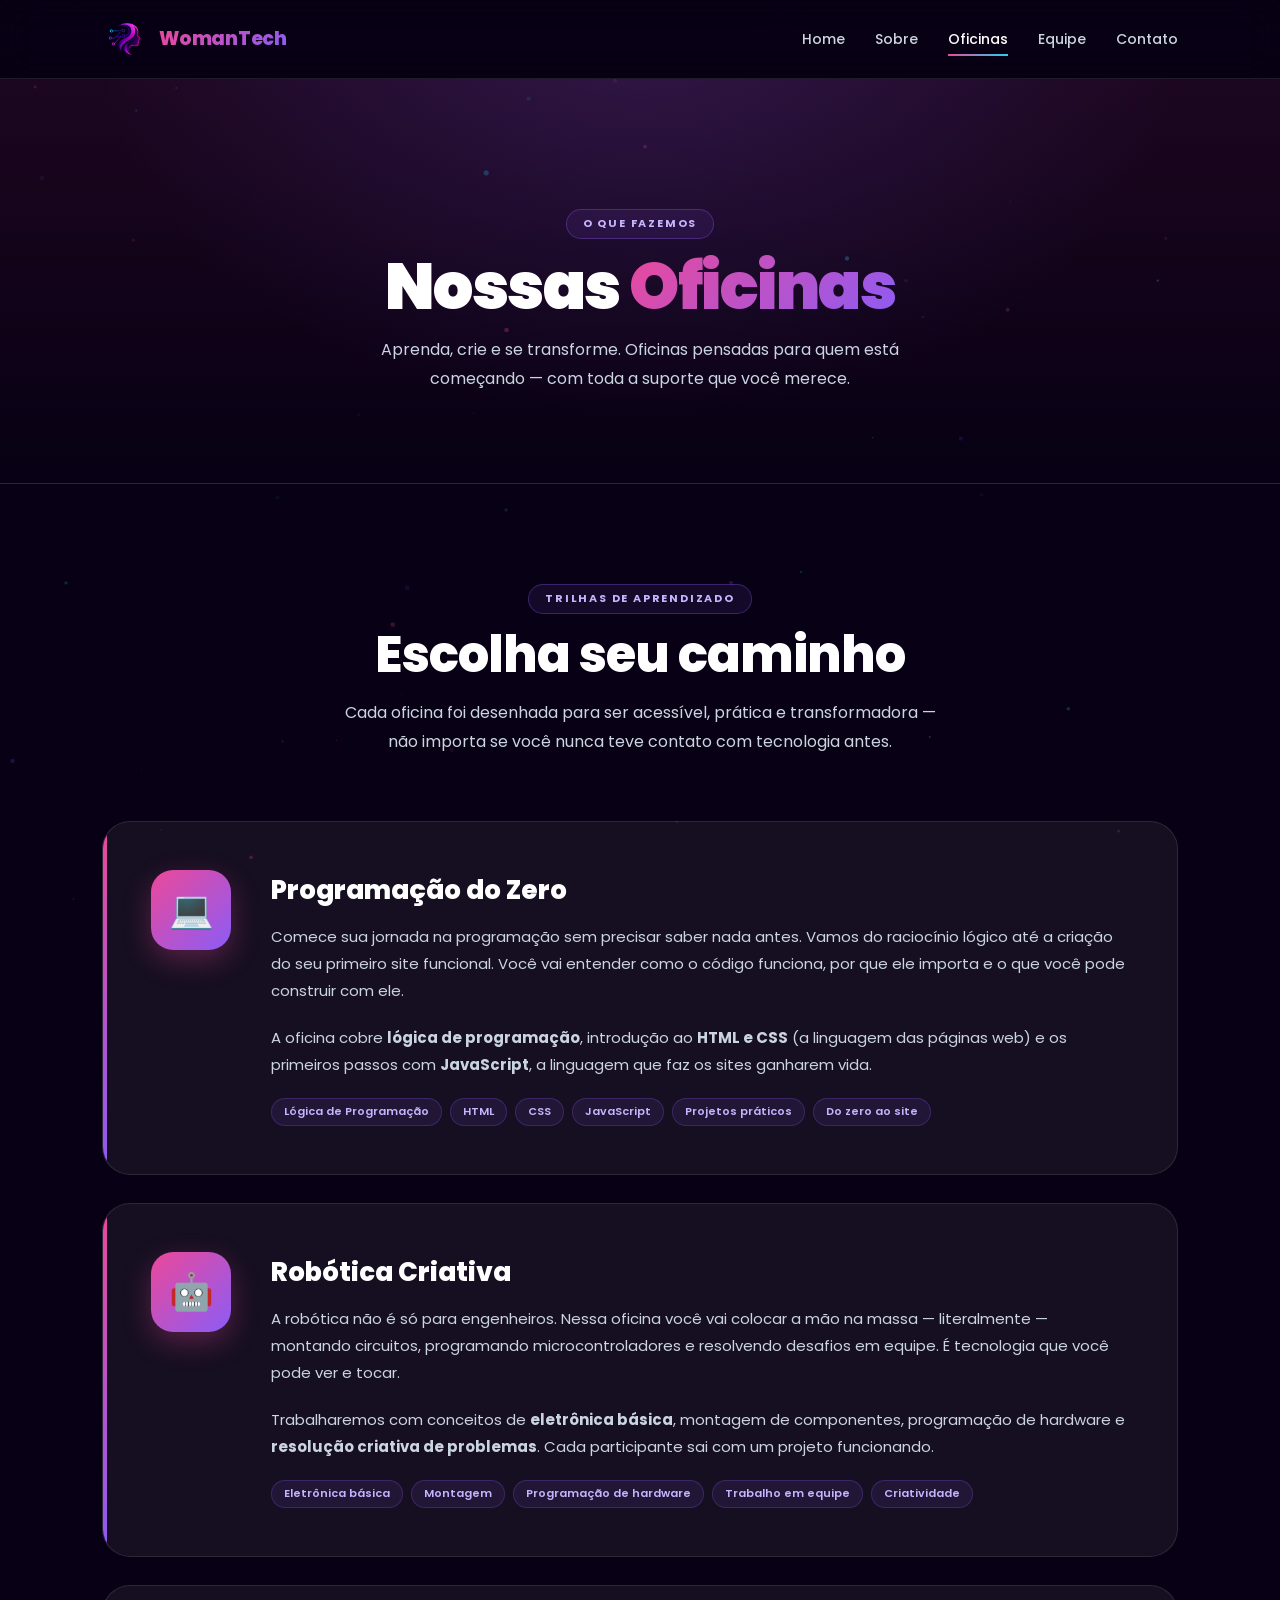
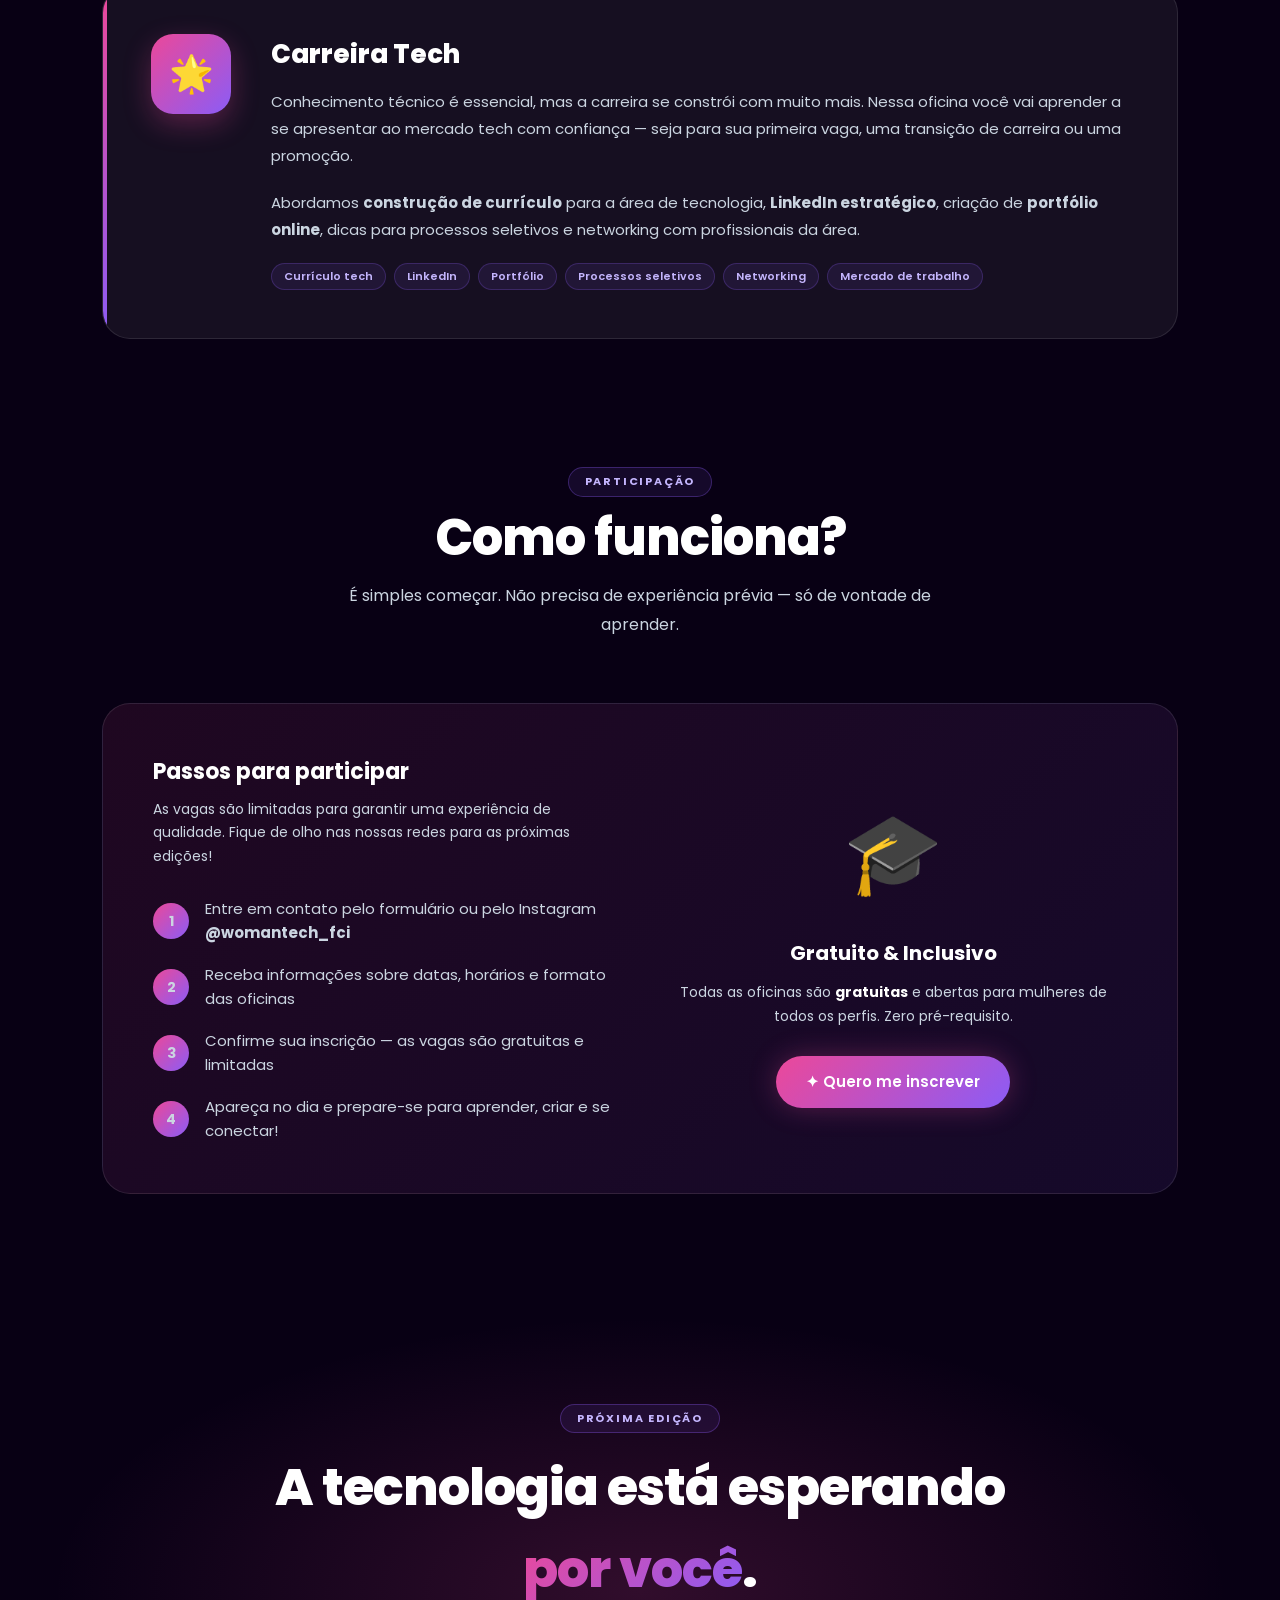
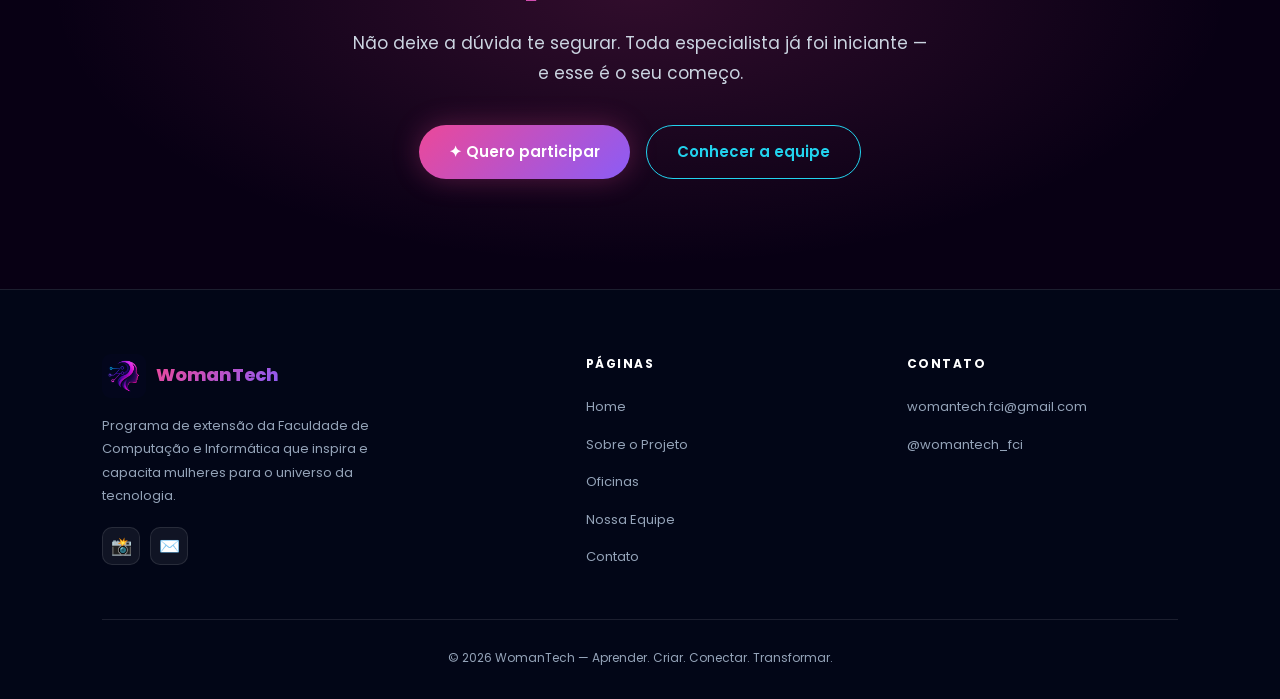
<file: oficinas.html>
<!DOCTYPE html>
<html lang="pt-BR">
<head>
  <meta charset="UTF-8" />
  <meta name="viewport" content="width=device-width, initial-scale=1.0" />
  <title>Oficinas | WomanTech</title>
  <meta name="description" content="Conheça as oficinas da WomanTech: programação, robótica e carreira tech para mulheres de todos os perfis." />
  <link rel="preconnect" href="https://fonts.googleapis.com" />
  <link rel="preconnect" href="https://fonts.gstatic.com" crossorigin />
  <link href="https://fonts.googleapis.com/css2?family=Poppins:wght@300;400;500;600;700;800;900&display=swap" rel="stylesheet" />
  <link rel="stylesheet" href="style.css" />
</head>
<body>

  <!-- HEADER -->
  <header class="header">
    <a href="index.html" class="logo">
      <img src="imagens/logo.png" alt="WomanTech">
      <span class="logo-text">WomanTech</span>
    </a>
    <nav class="nav" id="nav">
      <a href="index.html">Home</a>
      <a href="sobre.html">Sobre</a>
      <a href="oficinas.html">Oficinas</a>
      <a href="equipe.html">Equipe</a>
      <a href="contato.html">Contato</a>
    </nav>
    <button class="menu-btn" aria-label="Menu">☰</button>
  </header>

  <main>

    <!-- PAGE HERO -->
    <section class="page-hero">
      <div class="page-hero-content">
        <div class="section-tag">O que fazemos</div>
        <h1>Nossas <span class="gradient-text">Oficinas</span></h1>
        <p>Aprenda, crie e se transforme. Oficinas pensadas para quem está começando — com toda a suporte que você merece.</p>
      </div>
    </section>

    <!-- WORKSHOPS DETALHADOS -->
    <section class="section">
      <div class="section-header reveal">
        <div class="section-tag">Trilhas de aprendizado</div>
        <h2 class="section-title">Escolha seu caminho</h2>
        <p class="section-desc">Cada oficina foi desenhada para ser acessível, prática e transformadora — não importa se você nunca teve contato com tecnologia antes.</p>
      </div>

      <div class="workshop-full-card reveal">
        <div class="wf-icon-box">💻</div>
        <div class="wf-content">
          <h3>Programação do Zero</h3>
          <p>
            Comece sua jornada na programação sem precisar saber nada antes. Vamos do raciocínio lógico
            até a criação do seu primeiro site funcional. Você vai entender como o código funciona, por que
            ele importa e o que você pode construir com ele.
          </p>
          <p>
            A oficina cobre <strong>lógica de programação</strong>, introdução ao <strong>HTML e CSS</strong>
            (a linguagem das páginas web) e os primeiros passos com <strong>JavaScript</strong>,
            a linguagem que faz os sites ganharem vida.
          </p>
          <div class="tag-list">
            <span class="chip">Lógica de Programação</span>
            <span class="chip">HTML</span>
            <span class="chip">CSS</span>
            <span class="chip">JavaScript</span>
            <span class="chip">Projetos práticos</span>
            <span class="chip">Do zero ao site</span>
          </div>
        </div>
      </div>

      <div class="workshop-full-card reveal">
        <div class="wf-icon-box">🤖</div>
        <div class="wf-content">
          <h3>Robótica Criativa</h3>
          <p>
            A robótica não é só para engenheiros. Nessa oficina você vai colocar a mão na massa —
            literalmente — montando circuitos, programando microcontroladores e resolvendo desafios
            em equipe. É tecnologia que você pode ver e tocar.
          </p>
          <p>
            Trabalharemos com conceitos de <strong>eletrônica básica</strong>, montagem de componentes,
            programação de hardware e <strong>resolução criativa de problemas</strong>.
            Cada participante sai com um projeto funcionando.
          </p>
          <div class="tag-list">
            <span class="chip">Eletrônica básica</span>
            <span class="chip">Montagem</span>
            <span class="chip">Programação de hardware</span>
            <span class="chip">Trabalho em equipe</span>
            <span class="chip">Criatividade</span>
          </div>
        </div>
      </div>

      <div class="workshop-full-card reveal">
        <div class="wf-icon-box">🌟</div>
        <div class="wf-content">
          <h3>Carreira Tech</h3>
          <p>
            Conhecimento técnico é essencial, mas a carreira se constrói com muito mais.
            Nessa oficina você vai aprender a se apresentar ao mercado tech com confiança —
            seja para sua primeira vaga, uma transição de carreira ou uma promoção.
          </p>
          <p>
            Abordamos <strong>construção de currículo</strong> para a área de tecnologia,
            <strong>LinkedIn estratégico</strong>, criação de <strong>portfólio online</strong>,
            dicas para processos seletivos e networking com profissionais da área.
          </p>
          <div class="tag-list">
            <span class="chip">Currículo tech</span>
            <span class="chip">LinkedIn</span>
            <span class="chip">Portfólio</span>
            <span class="chip">Processos seletivos</span>
            <span class="chip">Networking</span>
            <span class="chip">Mercado de trabalho</span>
          </div>
        </div>
      </div>
    </section>

    <!-- COMO PARTICIPAR -->
    <section class="section" style="padding-top: 0;">
      <div class="section-header reveal">
        <div class="section-tag">Participação</div>
        <h2 class="section-title">Como funciona?</h2>
        <p class="section-desc">É simples começar. Não precisa de experiência prévia — só de vontade de aprender.</p>
      </div>
      <div class="participate-box reveal">
        <div>
          <h3 style="font-size: 22px; font-weight: 700; margin-bottom: 8px;">Passos para participar</h3>
          <p style="color: var(--gray); font-size: 14px; margin-bottom: 28px; line-height: 1.7;">
            As vagas são limitadas para garantir uma experiência de qualidade. Fique de olho nas nossas redes para as próximas edições!
          </p>
          <ul class="participate-steps">
            <li>
              <div class="step-num">1</div>
              <span>Entre em contato pelo formulário ou pelo Instagram <strong>@womantech_fci</strong></span>
            </li>
            <li>
              <div class="step-num">2</div>
              <span>Receba informações sobre datas, horários e formato das oficinas</span>
            </li>
            <li>
              <div class="step-num">3</div>
              <span>Confirme sua inscrição — as vagas são gratuitas e limitadas</span>
            </li>
            <li>
              <div class="step-num">4</div>
              <span>Apareça no dia e prepare-se para aprender, criar e se conectar!</span>
            </li>
          </ul>
        </div>
        <div style="text-align: center;">
          <div style="font-size: 80px; margin-bottom: 20px;">🎓</div>
          <h3 style="font-size: 20px; font-weight: 700; margin-bottom: 12px;">Gratuito &amp; Inclusivo</h3>
          <p style="color: var(--gray); font-size: 14px; line-height: 1.7; margin-bottom: 28px;">
            Todas as oficinas são <strong style="color: var(--white);">gratuitas</strong> e abertas para mulheres de todos os perfis. Zero pré-requisito.
          </p>
          <a href="contato.html" class="btn btn-primary">✦ Quero me inscrever</a>
        </div>
      </div>
    </section>

    <!-- CTA -->
    <section class="cta-section">
      <div class="section-tag reveal">Próxima edição</div>
      <h2 class="reveal">A tecnologia está esperando<br><span class="gradient-text">por você</span>.</h2>
      <p class="reveal">Não deixe a dúvida te segurar. Toda especialista já foi iniciante — e esse é o seu começo.</p>
      <div class="cta-btns reveal">
        <a href="contato.html" class="btn btn-primary">✦ Quero participar</a>
        <a href="equipe.html" class="btn btn-secondary">Conhecer a equipe</a>
      </div>
    </section>

  </main>

  <!-- FOOTER -->
  <footer class="footer">
    <div class="footer-grid">
      <div class="footer-brand">
        <div class="footer-logo-wrap">
          <img src="imagens/logo.png" alt="WomanTech">
          <span class="logo-text">WomanTech</span>
        </div>
        <p>Programa de extensão da Faculdade de Computação e Informática que inspira e capacita mulheres para o universo da tecnologia.</p>
        <div class="social-row">
          <a href="https://instagram.com/womantech_fci" target="_blank" rel="noopener" class="social-btn" title="Instagram">📸</a>
          <a href="mailto:womantech.fci@gmail.com" class="social-btn" title="E-mail">✉️</a>
        </div>
      </div>
      <div class="footer-col">
        <h4>Páginas</h4>
        <ul>
          <li><a href="index.html">Home</a></li>
          <li><a href="sobre.html">Sobre o Projeto</a></li>
          <li><a href="oficinas.html">Oficinas</a></li>
          <li><a href="equipe.html">Nossa Equipe</a></li>
          <li><a href="contato.html">Contato</a></li>
        </ul>
      </div>
      <div class="footer-col">
        <h4>Contato</h4>
        <ul>
          <li><a href="mailto:womantech.fci@gmail.com">womantech.fci@gmail.com</a></li>
          <li><a href="https://instagram.com/womantech_fci" target="_blank" rel="noopener">@womantech_fci</a></li>
        </ul>
      </div>
    </div>
    <div class="footer-bottom">
      <p>© 2026 WomanTech — Aprender. Criar. Conectar. Transformar.</p>
    </div>
  </footer>

  <script src="script.js"></script>
</body>
</html>
</file>
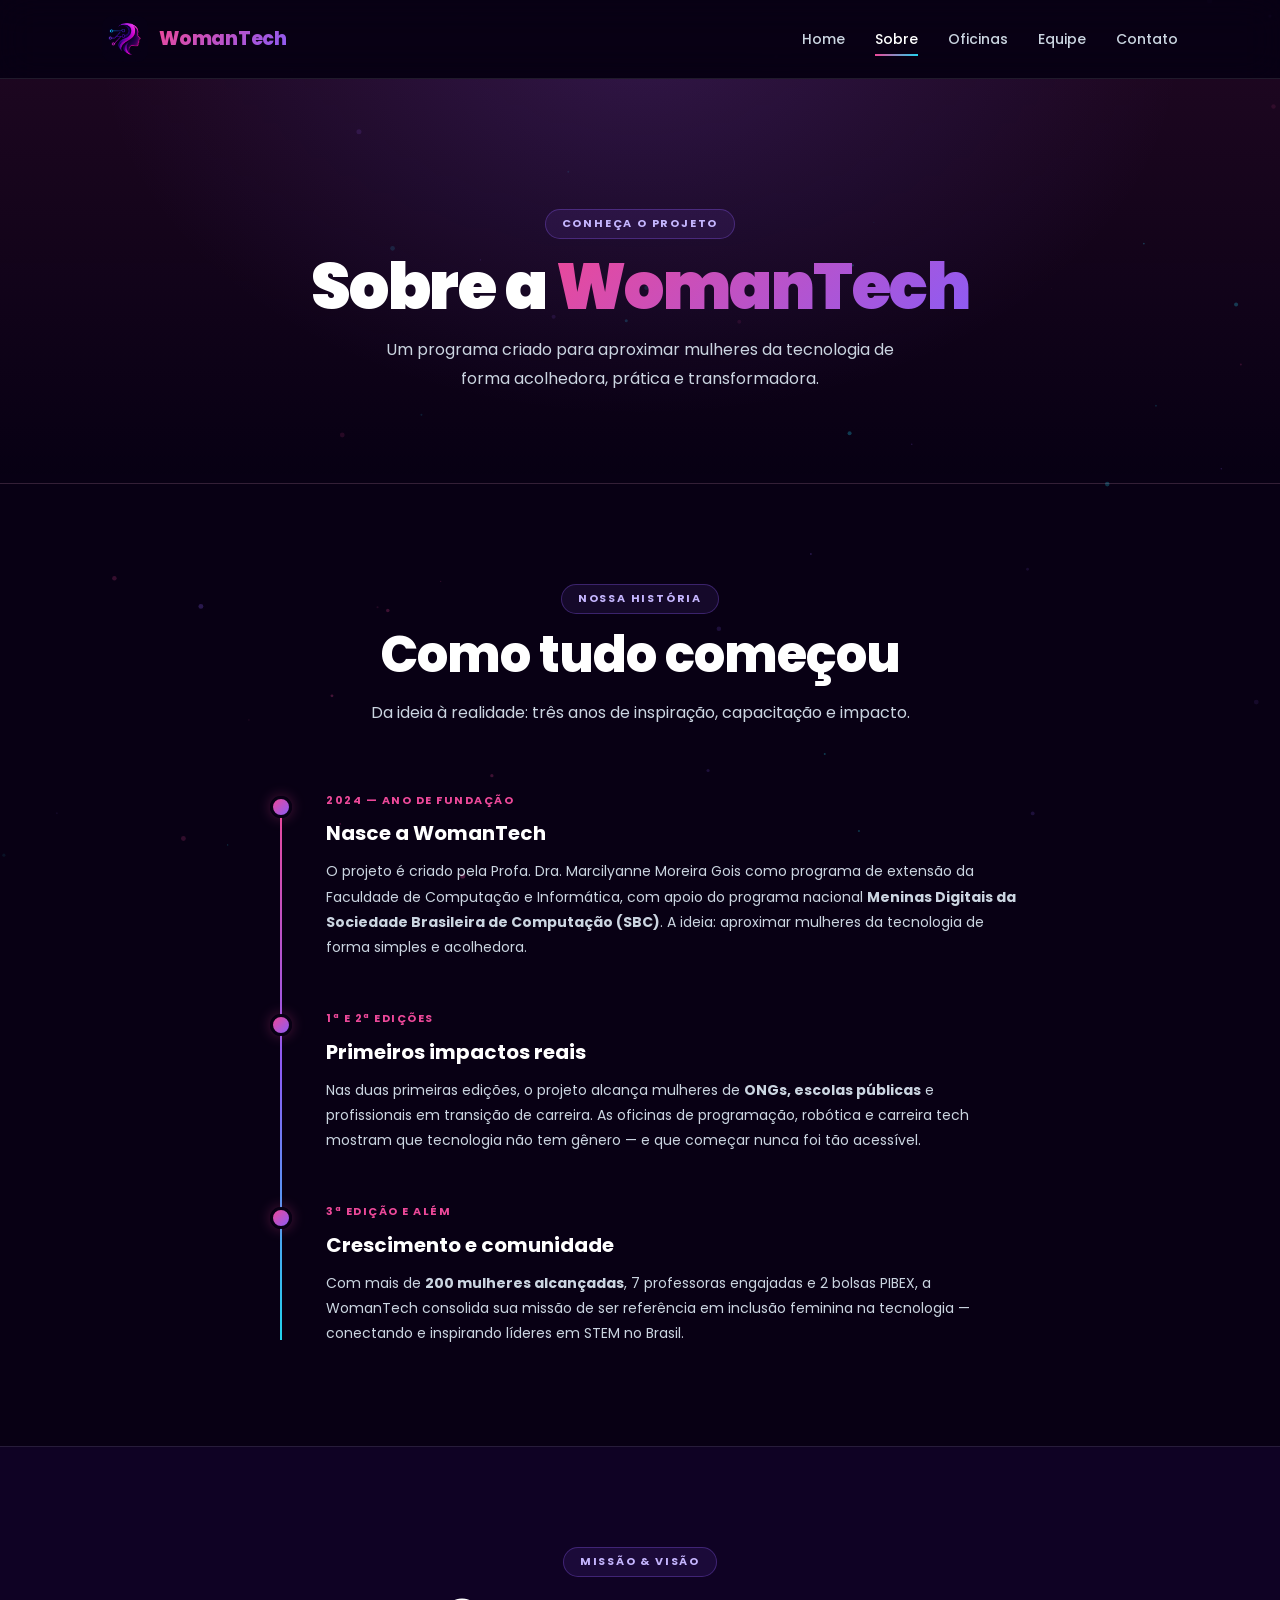
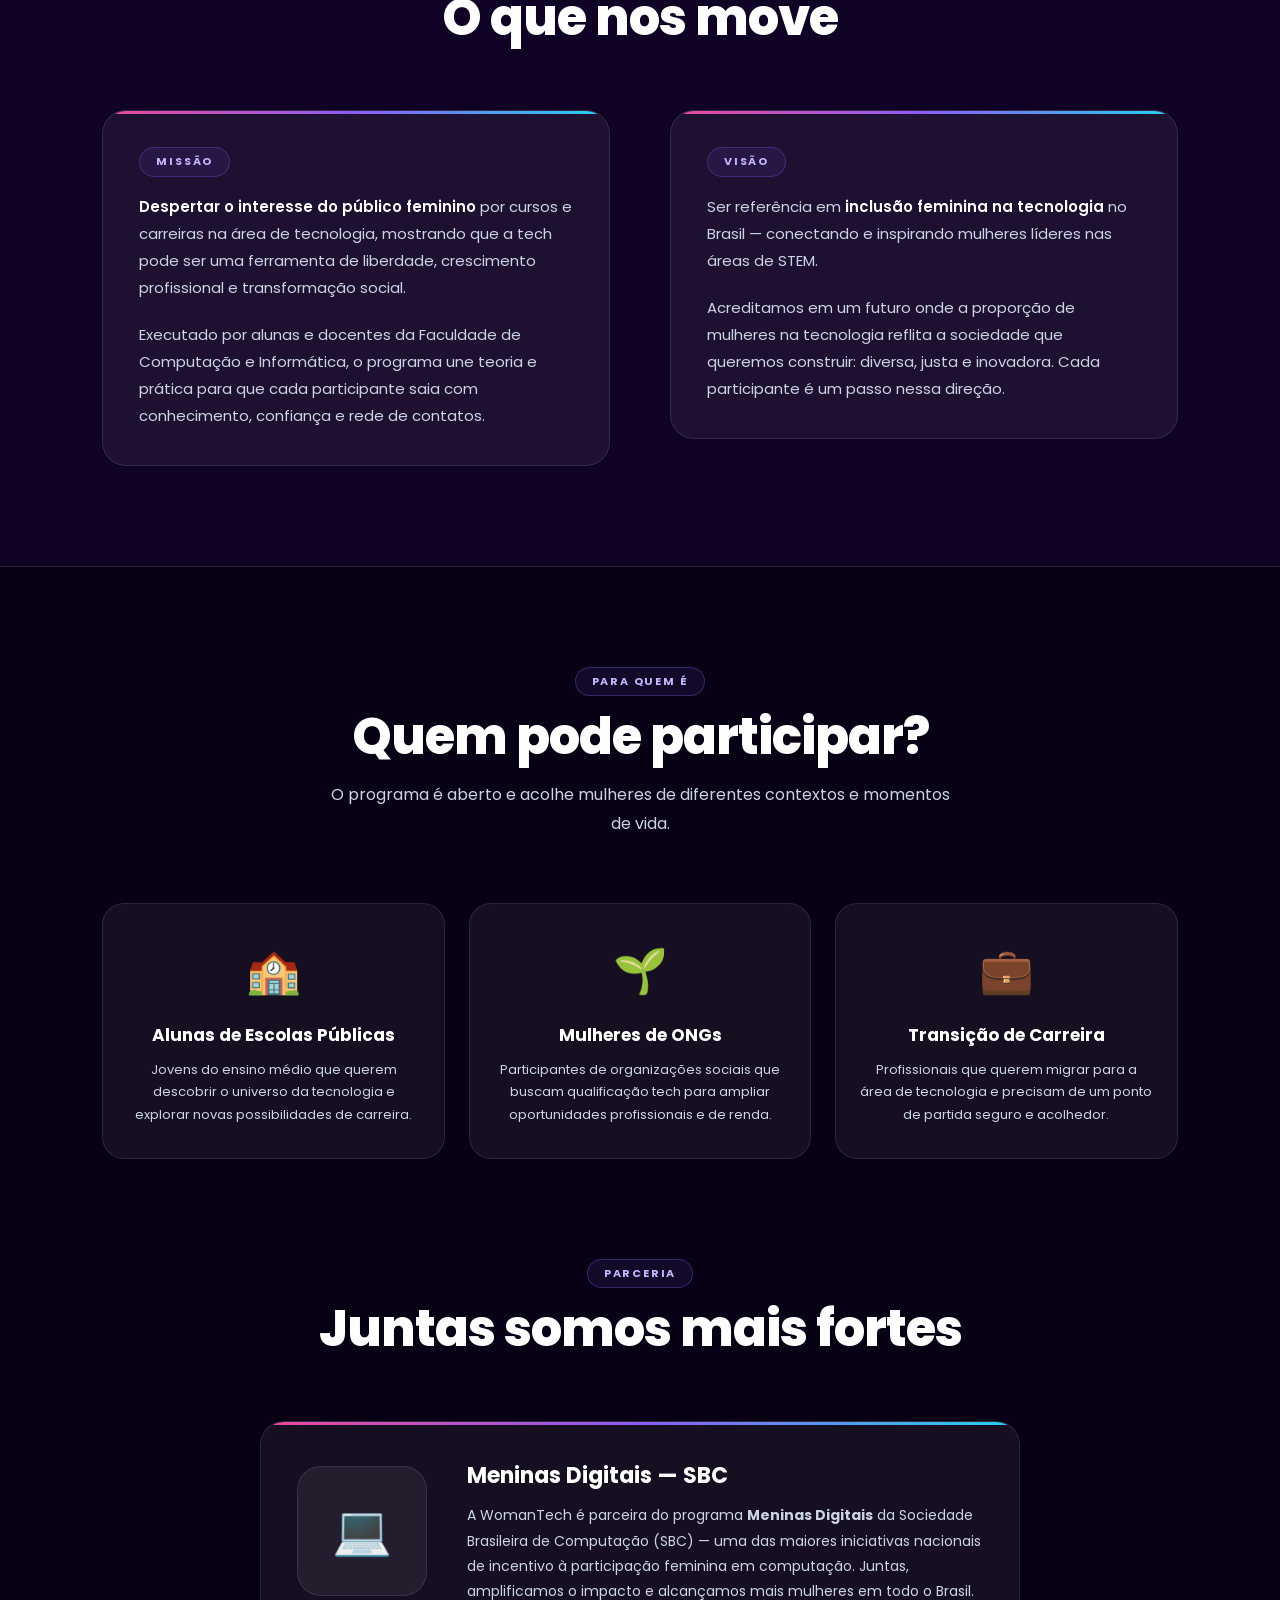
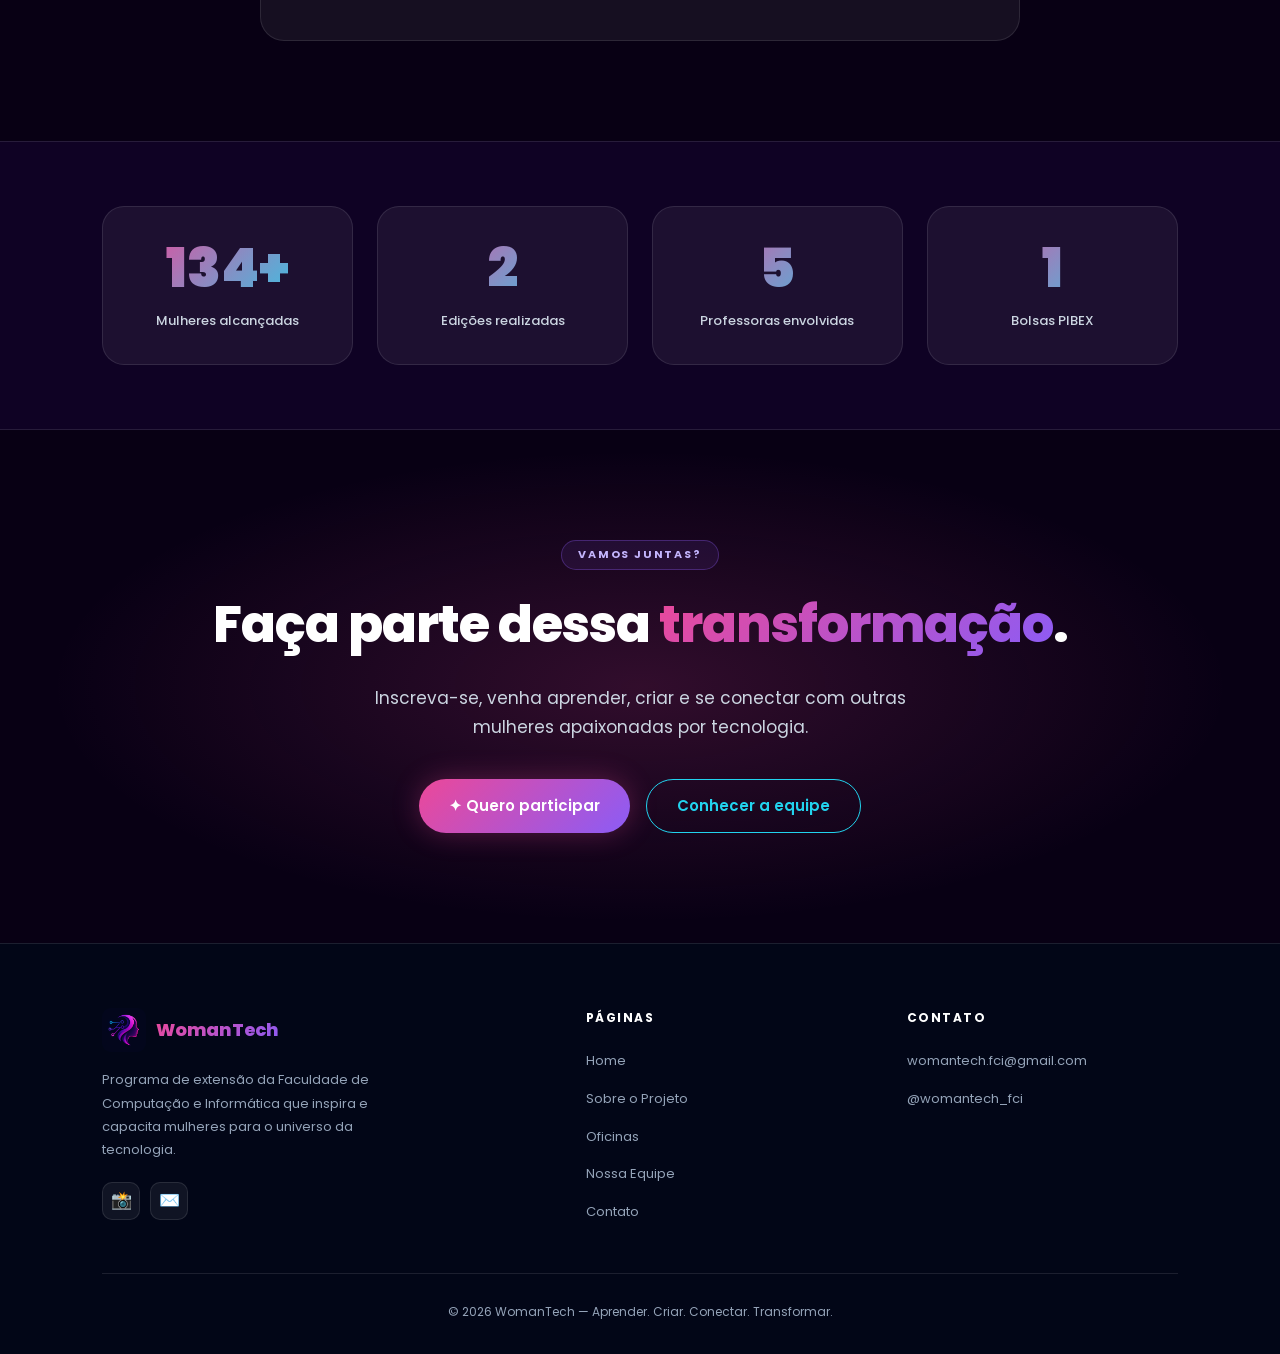
<file: sobre.html>
<!DOCTYPE html>
<html lang="pt-BR">
<head>
  <meta charset="UTF-8" />
  <meta name="viewport" content="width=device-width, initial-scale=1.0" />
  <title>Sobre | WomanTech</title>
  <meta name="description" content="Conheça a história e a missão do programa WomanTech — inspirando mulheres para a tecnologia desde 2024." />
  <link rel="preconnect" href="https://fonts.googleapis.com" />
  <link rel="preconnect" href="https://fonts.gstatic.com" crossorigin />
  <link href="https://fonts.googleapis.com/css2?family=Poppins:wght@300;400;500;600;700;800;900&display=swap" rel="stylesheet" />
  <link rel="stylesheet" href="style.css" />
</head>
<body>

  <!-- HEADER -->
  <header class="header">
    <a href="index.html" class="logo">
      <img src="imagens/logo.png" alt="WomanTech">
      <span class="logo-text">WomanTech</span>
    </a>
    <nav class="nav" id="nav">
      <a href="index.html">Home</a>
      <a href="sobre.html">Sobre</a>
      <a href="oficinas.html">Oficinas</a>
      <a href="equipe.html">Equipe</a>
      <a href="contato.html">Contato</a>
    </nav>
    <button class="menu-btn" aria-label="Menu">☰</button>
  </header>

  <main>

    <!-- PAGE HERO -->
    <section class="page-hero">
      <div class="page-hero-content">
        <div class="section-tag">Conheça o Projeto</div>
        <h1>Sobre a <span class="gradient-text">WomanTech</span></h1>
        <p>Um programa criado para aproximar mulheres da tecnologia de forma acolhedora, prática e transformadora.</p>
      </div>
    </section>

    <!-- ORIGEM -->
    <section class="section">
      <div class="section-header reveal">
        <div class="section-tag">Nossa História</div>
        <h2 class="section-title">Como tudo começou</h2>
        <p class="section-desc">Da ideia à realidade: três anos de inspiração, capacitação e impacto.</p>
      </div>

      <div class="timeline">
        <div class="tl-item reveal">
          <div class="tl-dot"></div>
          <div class="tl-date">2024 — Ano de fundação</div>
          <h3>Nasce a WomanTech</h3>
          <p>
            O projeto é criado pela Profa. Dra. Marcilyanne Moreira Gois como programa de extensão da
            Faculdade de Computação e Informática, com apoio do programa nacional
            <strong>Meninas Digitais da Sociedade Brasileira de Computação (SBC)</strong>.
            A ideia: aproximar mulheres da tecnologia de forma simples e acolhedora.
          </p>
        </div>
        <div class="tl-item reveal d1">
          <div class="tl-dot"></div>
          <div class="tl-date">1ª e 2ª Edições</div>
          <h3>Primeiros impactos reais</h3>
          <p>
            Nas duas primeiras edições, o projeto alcança mulheres de <strong>ONGs, escolas públicas</strong>
            e profissionais em transição de carreira. As oficinas de programação, robótica e carreira tech
            mostram que tecnologia não tem gênero — e que começar nunca foi tão acessível.
          </p>
        </div>
        <div class="tl-item reveal d2">
          <div class="tl-dot"></div>
          <div class="tl-date">3ª Edição e além</div>
          <h3>Crescimento e comunidade</h3>
          <p>
            Com mais de <strong>200 mulheres alcançadas</strong>, 7 professoras engajadas e
            2 bolsas PIBEX, a WomanTech consolida sua missão de ser referência em inclusão feminina
            na tecnologia — conectando e inspirando líderes em STEM no Brasil.
          </p>
        </div>
      </div>
    </section>

    <!-- MISSÃO & VISÃO -->
    <section class="section" style="padding-top: 0; background: var(--bg-2); border-top: 1px solid var(--glass-border); border-bottom: 1px solid var(--glass-border);">
      <div style="padding-top: 100px;">
        <div class="section-header reveal">
          <div class="section-tag">Missão &amp; Visão</div>
          <h2 class="section-title">O que nos move</h2>
        </div>
        <div class="two-col">
          <div class="highlight-card reveal">
            <div class="section-tag" style="margin-bottom: 16px;">Missão</div>
            <p>
              <span class="hl">Despertar o interesse do público feminino</span> por cursos e carreiras
              na área de tecnologia, mostrando que a tech pode ser uma ferramenta de
              liberdade, crescimento profissional e transformação social.
            </p>
            <p>
              Executado por alunas e docentes da Faculdade de Computação e Informática,
              o programa une teoria e prática para que cada participante saia com
              conhecimento, confiança e rede de contatos.
            </p>
          </div>
          <div class="highlight-card reveal d2">
            <div class="section-tag" style="margin-bottom: 16px;">Visão</div>
            <p>
              Ser referência em <span class="hl">inclusão feminina na tecnologia</span> no Brasil —
              conectando e inspirando mulheres líderes nas áreas de STEM.
            </p>
            <p>
              Acreditamos em um futuro onde a proporção de mulheres na tecnologia reflita
              a sociedade que queremos construir: diversa, justa e inovadora.
              Cada participante é um passo nessa direção.
            </p>
          </div>
        </div>
      </div>
    </section>

    <!-- PÚBLICO-ALVO -->
    <section class="section">
      <div class="section-header reveal">
        <div class="section-tag">Para quem é</div>
        <h2 class="section-title">Quem pode participar?</h2>
        <p class="section-desc">O programa é aberto e acolhe mulheres de diferentes contextos e momentos de vida.</p>
      </div>
      <div class="audience-grid">
        <div class="audience-card reveal">
          <span class="aud-icon">🏫</span>
          <h3>Alunas de Escolas Públicas</h3>
          <p>Jovens do ensino médio que querem descobrir o universo da tecnologia e explorar novas possibilidades de carreira.</p>
        </div>
        <div class="audience-card reveal d2">
          <span class="aud-icon">🌱</span>
          <h3>Mulheres de ONGs</h3>
          <p>Participantes de organizações sociais que buscam qualificação tech para ampliar oportunidades profissionais e de renda.</p>
        </div>
        <div class="audience-card reveal d3">
          <span class="aud-icon">💼</span>
          <h3>Transição de Carreira</h3>
          <p>Profissionais que querem migrar para a área de tecnologia e precisam de um ponto de partida seguro e acolhedor.</p>
        </div>
      </div>
    </section>

    <!-- PARCERIA -->
    <section class="section" style="padding-top: 0;">
      <div class="section-header reveal">
        <div class="section-tag">Parceria</div>
        <h2 class="section-title">Juntas somos mais fortes</h2>
      </div>
      <div class="highlight-card reveal" style="max-width: 760px; margin: 0 auto;">
        <div class="partner-section">
          <div class="partner-logo-box">💻</div>
          <div>
            <h3>Meninas Digitais — SBC</h3>
            <p>
              A WomanTech é parceira do programa <strong>Meninas Digitais</strong> da
              Sociedade Brasileira de Computação (SBC) — uma das maiores iniciativas nacionais
              de incentivo à participação feminina em computação. Juntas, amplificamos o impacto e
              alcançamos mais mulheres em todo o Brasil.
            </p>
          </div>
        </div>
      </div>
    </section>

    <!-- STATS -->
    <section class="stats">
      <div class="stat-item reveal">
        <span class="stat-number" data-target="200" data-suffix="+">200+</span>
        <span class="stat-label">Mulheres alcançadas</span>
      </div>
      <div class="stat-item reveal d1">
        <span class="stat-number" data-target="3">3</span>
        <span class="stat-label">Edições realizadas</span>
      </div>
      <div class="stat-item reveal d2">
        <span class="stat-number" data-target="7">7</span>
        <span class="stat-label">Professoras envolvidas</span>
      </div>
      <div class="stat-item reveal d3">
        <span class="stat-number" data-target="2">2</span>
        <span class="stat-label">Bolsas PIBEX</span>
      </div>
    </section>

    <!-- CTA -->
    <section class="cta-section">
      <div class="section-tag reveal">Vamos juntas?</div>
      <h2 class="reveal">Faça parte dessa <span class="gradient-text">transformação</span>.</h2>
      <p class="reveal">Inscreva-se, venha aprender, criar e se conectar com outras mulheres apaixonadas por tecnologia.</p>
      <div class="cta-btns reveal">
        <a href="contato.html" class="btn btn-primary">✦ Quero participar</a>
        <a href="equipe.html" class="btn btn-secondary">Conhecer a equipe</a>
      </div>
    </section>

  </main>

  <!-- FOOTER -->
  <footer class="footer">
    <div class="footer-grid">
      <div class="footer-brand">
        <div class="footer-logo-wrap">
          <img src="imagens/logo.png" alt="WomanTech">
          <span class="logo-text">WomanTech</span>
        </div>
        <p>Programa de extensão da Faculdade de Computação e Informática que inspira e capacita mulheres para o universo da tecnologia.</p>
        <div class="social-row">
          <a href="https://instagram.com/womantech_fci" target="_blank" rel="noopener" class="social-btn" title="Instagram">📸</a>
          <a href="mailto:womantech.fci@gmail.com" class="social-btn" title="E-mail">✉️</a>
        </div>
      </div>
      <div class="footer-col">
        <h4>Páginas</h4>
        <ul>
          <li><a href="index.html">Home</a></li>
          <li><a href="sobre.html">Sobre o Projeto</a></li>
          <li><a href="oficinas.html">Oficinas</a></li>
          <li><a href="equipe.html">Nossa Equipe</a></li>
          <li><a href="contato.html">Contato</a></li>
        </ul>
      </div>
      <div class="footer-col">
        <h4>Contato</h4>
        <ul>
          <li><a href="mailto:womantech.fci@gmail.com">womantech.fci@gmail.com</a></li>
          <li><a href="https://instagram.com/womantech_fci" target="_blank" rel="noopener">@womantech_fci</a></li>
        </ul>
      </div>
    </div>
    <div class="footer-bottom">
      <p>© 2026 WomanTech — Aprender. Criar. Conectar. Transformar.</p>
    </div>
  </footer>

  <script src="script.js"></script>
</body>
</html>
</file>
<file: style.css>
@import url('https://fonts.googleapis.com/css2?family=Poppins:wght@300;400;500;600;700;800;900&display=swap');

:root {
  --bg: #080014;
  --bg-2: #0f0224;
  --pink: #ec4899;
  --purple: #8b5cf6;
  --cyan: #22d3ee;
  --white: #ffffff;
  --gray: #cbd5e1;
  --light-gray: #e2e8f0;
  --muted: #94a3b8;
  --glass: rgba(255, 255, 255, 0.06);
  --glass-border: rgba(255, 255, 255, 0.10);
  --pink-glow: rgba(236, 72, 153, 0.3);
  --purple-glow: rgba(139, 92, 246, 0.3);
  --cyan-glow: rgba(34, 211, 238, 0.25);
}

*, *::before, *::after { margin: 0; padding: 0; box-sizing: border-box; }
html { scroll-behavior: smooth; }

body {
  background: var(--bg);
  color: var(--white);
  font-family: 'Poppins', Arial, sans-serif;
  overflow-x: hidden;
  line-height: 1.6;
}

a { text-decoration: none; color: inherit; }
img { max-width: 100%; height: auto; display: block; }

/* ── HEADER ─────────────────────────────────── */
.header {
  width: 100%;
  padding: 16px 8%;
  display: flex;
  justify-content: space-between;
  align-items: center;
  background: rgba(8, 0, 20, 0.75);
  backdrop-filter: blur(18px);
  -webkit-backdrop-filter: blur(18px);
  position: sticky;
  top: 0;
  z-index: 1000;
  border-bottom: 1px solid var(--glass-border);
  transition: padding 0.3s, background 0.3s;
}
.header.scrolled { padding: 11px 8%; background: rgba(8, 0, 20, 0.96); }

.logo { display: flex; align-items: center; gap: 11px; }
.logo img {
  width: 46px; height: 46px;
  object-fit: contain;
  border-radius: 10px;
  mix-blend-mode: screen;
  transition: filter 0.3s, transform 0.3s;
  flex-shrink: 0;
}
.logo img:hover {
  transform: scale(1.07);
  filter: drop-shadow(0 0 10px var(--pink)) drop-shadow(0 0 22px var(--purple));
}
.logo-text {
  font-size: 19px;
  font-weight: 800;
  background: linear-gradient(135deg, var(--pink), var(--purple));
  -webkit-background-clip: text;
  -webkit-text-fill-color: transparent;
  background-clip: text;
  letter-spacing: -0.3px;
  white-space: nowrap;
}

.nav { display: flex; align-items: center; gap: 30px; }
.nav a {
  color: var(--gray);
  font-weight: 500;
  font-size: 14px;
  position: relative;
  transition: color 0.3s;
}
.nav a::after {
  content: '';
  position: absolute;
  left: 0; bottom: -6px;
  width: 0; height: 2px;
  background: linear-gradient(90deg, var(--pink), var(--cyan));
  transition: width 0.3s;
}
.nav a:hover, .nav a.active { color: var(--white); }
.nav a:hover::after, .nav a.active::after { width: 100%; }

.menu-btn {
  display: none;
  background: none;
  border: 1px solid var(--glass-border);
  color: var(--white);
  font-size: 22px;
  cursor: pointer;
  padding: 6px 12px;
  border-radius: 10px;
  transition: all 0.3s;
  line-height: 1;
}
.menu-btn:hover { background: var(--glass); border-color: var(--pink); }

/* ── BOTÕES ──────────────────────────────────── */
.btn {
  padding: 14px 30px;
  border-radius: 50px;
  font-weight: 600;
  font-size: 15px;
  display: inline-flex;
  align-items: center;
  gap: 8px;
  transition: all 0.3s ease;
  cursor: pointer;
  border: none;
  font-family: 'Poppins', Arial, sans-serif;
}
.btn-primary {
  background: linear-gradient(135deg, var(--pink), var(--purple));
  color: var(--white);
  box-shadow: 0 0 28px var(--pink-glow);
}
.btn-primary:hover { transform: translateY(-3px); box-shadow: 0 10px 40px var(--pink-glow); }
.btn-secondary { background: transparent; border: 1.5px solid var(--cyan); color: var(--cyan); }
.btn-secondary:hover { background: var(--cyan); color: var(--bg); box-shadow: 0 0 28px var(--cyan-glow); transform: translateY(-3px); }
.btn-ghost { background: var(--glass); border: 1px solid var(--glass-border); color: var(--white); }
.btn-ghost:hover { background: rgba(255,255,255,0.1); transform: translateY(-3px); }

/* ── HERO ────────────────────────────────────── */
.hero {
  min-height: 100vh;
  padding: 130px 8% 100px;
  display: grid;
  grid-template-columns: 1.15fr 0.85fr;
  gap: 60px;
  align-items: center;
  position: relative;
  overflow: hidden;
  background: var(--bg);
}
.hero::before {
  content: '';
  position: absolute;
  width: 800px; height: 800px;
  background: radial-gradient(circle, rgba(236,72,153,0.20) 0%, transparent 65%);
  top: -300px; left: -200px;
  border-radius: 50%;
  animation: orb1 10s ease-in-out infinite;
  pointer-events: none;
}
.hero::after {
  content: '';
  position: absolute;
  width: 600px; height: 600px;
  background: radial-gradient(circle, rgba(34,211,238,0.16) 0%, transparent 65%);
  bottom: -150px; right: -150px;
  border-radius: 50%;
  animation: orb2 12s ease-in-out infinite;
  pointer-events: none;
}
.hero-orb {
  position: absolute;
  width: 450px; height: 450px;
  background: radial-gradient(circle, rgba(139,92,246,0.18) 0%, transparent 65%);
  top: 50%; left: 52%;
  transform: translate(-50%,-50%);
  border-radius: 50%;
  animation: orbPulse 7s ease-in-out infinite;
  pointer-events: none;
}
.hero-content { position: relative; z-index: 2; }

.hero-tag {
  display: inline-flex;
  align-items: center;
  gap: 8px;
  padding: 7px 18px;
  background: rgba(236,72,153,0.10);
  border: 1px solid rgba(236,72,153,0.38);
  border-radius: 50px;
  color: #f9a8d4;
  font-size: 12px;
  font-weight: 700;
  letter-spacing: 1.2px;
  text-transform: uppercase;
  margin-bottom: 28px;
  animation: fadeUp 0.6s ease both;
}
.hero-tag .dot {
  width: 7px; height: 7px;
  background: var(--pink);
  border-radius: 50%;
  animation: blink 1.6s ease-in-out infinite;
}

.hero h1 {
  font-size: clamp(46px, 6.5vw, 78px);
  font-weight: 900;
  line-height: 1.04;
  letter-spacing: -2.5px;
  margin-bottom: 24px;
  animation: fadeUp 0.6s 0.1s ease both;
}
.gradient-text {
  background: linear-gradient(135deg, var(--pink) 0%, var(--purple) 50%, var(--cyan) 100%);
  -webkit-background-clip: text;
  -webkit-text-fill-color: transparent;
  background-clip: text;
  background-size: 200% 200%;
  animation: gradientShift 4s ease infinite;
}

.hero-desc {
  font-size: clamp(16px, 2vw, 18px);
  color: var(--gray);
  max-width: 560px;
  margin-bottom: 38px;
  line-height: 1.8;
  animation: fadeUp 0.6s 0.2s ease both;
}
.hero-btns { display: flex; gap: 16px; flex-wrap: wrap; animation: fadeUp 0.6s 0.3s ease both; }

/* Hero Visual */
.hero-visual { position: relative; z-index: 2; animation: fadeUp 0.7s 0.4s ease both; }
.hero-card {
  background: rgba(255,255,255,0.055);
  border: 1px solid rgba(255,255,255,0.11);
  border-radius: 28px;
  padding: 32px;
  box-shadow: 0 0 60px rgba(139,92,246,0.18);
  animation: floatY 7s ease-in-out infinite;
  position: relative;
}
.hero-card::before {
  content: '';
  position: absolute; inset: 0;
  border-radius: 28px;
  background: linear-gradient(135deg, rgba(236,72,153,0.08), rgba(139,92,246,0.04), rgba(34,211,238,0.06));
  pointer-events: none;
}
.terminal-header { display: flex; align-items: center; gap: 7px; margin-bottom: 20px; }
.t-dot { width: 12px; height: 12px; border-radius: 50%; }
.t-dot.r { background: #ff5f57; }
.t-dot.y { background: #febc2e; }
.t-dot.g { background: #28c840; }
.terminal-label { font-size: 12px; color: var(--muted); margin-left: 8px; font-family: monospace; }

.code-box {
  background: #020617;
  border-radius: 16px;
  padding: 28px 32px;
  font-family: 'Courier New', monospace;
  font-size: 17px;
  line-height: 2.1;
  border: 1px solid rgba(34,211,238,0.18);
}
.kw { color: #f472b6; }
.fn { color: #22d3ee; }
.pa { color: #64748b; }
.cm { color: #334155; font-size: 13px; }
.cursor {
  display: inline-block;
  width: 2px; height: 1em;
  background: var(--cyan);
  vertical-align: middle;
  animation: blink 1s ease-in-out infinite;
  margin-left: 3px;
}

.hero-badge {
  position: absolute;
  bottom: -22px; right: -22px;
  background: linear-gradient(135deg, var(--pink), var(--purple));
  border-radius: 18px;
  padding: 16px 22px;
  box-shadow: 0 10px 40px rgba(236,72,153,0.45);
  text-align: center;
  animation: floatY 5s 1s ease-in-out infinite;
  min-width: 120px;
}
.hero-badge strong { display: block; font-size: 26px; font-weight: 900; }
.hero-badge span { font-size: 11px; opacity: 0.88; white-space: nowrap; }

/* ── STATS ───────────────────────────────────── */
.stats {
  background: var(--bg-2);
  padding: 64px 8%;
  display: grid;
  grid-template-columns: repeat(4, 1fr);
  gap: 24px;
  border-top: 1px solid var(--glass-border);
  border-bottom: 1px solid var(--glass-border);
  position: relative; z-index: 1;
}
.stat-item {
  text-align: center;
  padding: 32px 20px;
  border-radius: 22px;
  background: var(--glass);
  border: 1px solid var(--glass-border);
  transition: all 0.35s;
}
.stat-item:hover { transform: translateY(-7px); border-color: rgba(236,72,153,0.4); box-shadow: 0 0 36px var(--pink-glow); }
.stat-number {
  font-size: 54px;
  font-weight: 900;
  background: linear-gradient(135deg, var(--pink), var(--cyan));
  -webkit-background-clip: text;
  -webkit-text-fill-color: transparent;
  background-clip: text;
  display: block;
  line-height: 1.1;
  margin-bottom: 8px;
}
.stat-label { color: var(--gray); font-size: 13px; font-weight: 500; line-height: 1.4; }

/* ── SECTION BASE ────────────────────────────── */
.section { padding: 100px 8%; position: relative; z-index: 1; }
.section-header { text-align: center; margin-bottom: 64px; }
.section-tag {
  display: inline-block;
  padding: 5px 16px;
  background: rgba(139,92,246,0.10);
  border: 1px solid rgba(139,92,246,0.32);
  border-radius: 50px;
  color: #c4b5fd;
  font-size: 11px;
  font-weight: 700;
  letter-spacing: 1.8px;
  text-transform: uppercase;
  margin-bottom: 14px;
}
.section-title {
  font-size: clamp(30px, 4vw, 50px);
  font-weight: 800;
  letter-spacing: -1px;
  margin-bottom: 16px;
  line-height: 1.1;
}
.section-desc { color: var(--gray); font-size: 16px; max-width: 620px; margin: 0 auto; line-height: 1.8; }

/* ── SOBRE (home snippet) ────────────────────── */
.about-grid { display: grid; grid-template-columns: 1fr 1fr; gap: 64px; align-items: center; }
.about-text p { color: var(--gray); font-size: 15px; line-height: 1.85; margin-bottom: 18px; }
.about-text .hl { color: var(--white); font-weight: 600; }

.feature-list { display: flex; flex-direction: column; gap: 14px; margin-top: 28px; }
.feature-item {
  display: flex; align-items: center; gap: 14px;
  padding: 13px 18px;
  background: var(--glass);
  border: 1px solid var(--glass-border);
  border-radius: 14px;
  transition: all 0.3s;
  font-size: 14px; color: var(--gray); font-weight: 500;
}
.feature-item:hover { border-color: rgba(139,92,246,0.5); background: rgba(139,92,246,0.07); }
.fi-icon { font-size: 20px; flex-shrink: 0; }

.about-visual-card {
  background: var(--glass);
  border: 1px solid var(--glass-border);
  border-radius: 26px;
  padding: 40px;
  position: relative;
  overflow: hidden;
}
.about-visual-card::before {
  content: '';
  position: absolute; top: 0; left: 0; right: 0;
  height: 3px;
  background: linear-gradient(90deg, var(--pink), var(--purple), var(--cyan));
}
.mission-quote {
  font-size: 17px; color: var(--light-gray);
  line-height: 1.8; font-style: italic; margin-bottom: 28px;
}
.mission-quote span { color: var(--pink); font-style: normal; font-weight: 700; }
.partner-chip {
  display: inline-flex; align-items: center; gap: 8px;
  padding: 9px 16px;
  background: rgba(236,72,153,0.09);
  border: 1px solid rgba(236,72,153,0.28);
  border-radius: 10px;
  font-size: 13px; color: #f9a8d4;
}

/* ── WORKSHOP CARDS ──────────────────────────── */
.cards-grid { display: grid; grid-template-columns: repeat(3, 1fr); gap: 28px; }

.workshop-card {
  background: var(--glass);
  border: 1px solid var(--glass-border);
  border-radius: 24px;
  padding: 36px 30px;
  transition: all 0.4s ease;
  position: relative;
  overflow: hidden;
}
.workshop-card::after {
  content: '';
  position: absolute; bottom: 0; left: 0; right: 0; height: 2px;
  background: linear-gradient(90deg, var(--pink), var(--purple));
  transform: scaleX(0); transform-origin: left;
  transition: transform 0.4s ease;
}
.workshop-card:hover { transform: translateY(-10px); border-color: rgba(236,72,153,0.30); box-shadow: 0 24px 60px rgba(236,72,153,0.14); }
.workshop-card:hover::after { transform: scaleX(1); }

.card-icon {
  width: 58px; height: 58px;
  border-radius: 16px;
  background: linear-gradient(135deg, var(--pink), var(--purple));
  display: flex; align-items: center; justify-content: center;
  font-size: 26px; margin-bottom: 24px;
  box-shadow: 0 8px 24px var(--pink-glow);
}
.workshop-card h3 { font-size: 21px; font-weight: 700; margin-bottom: 12px; }
.workshop-card p { color: var(--gray); font-size: 14px; line-height: 1.75; margin-bottom: 20px; }

.tag-list { display: flex; flex-wrap: wrap; gap: 8px; }
.chip {
  padding: 4px 12px;
  background: rgba(139,92,246,0.10);
  border: 1px solid rgba(139,92,246,0.24);
  border-radius: 20px;
  color: #c4b5fd;
  font-size: 11px; font-weight: 600;
}

/* ── QUOTE ───────────────────────────────────── */
.quote-section {
  padding: 100px 8%;
  background: linear-gradient(135deg, rgba(236,72,153,0.10), rgba(139,92,246,0.10));
  border-top: 1px solid var(--glass-border);
  border-bottom: 1px solid var(--glass-border);
  text-align: center;
  position: relative; z-index: 1;
}
.quote-mark { font-size: 80px; line-height: 1; color: var(--pink); opacity: 0.28; margin-bottom: 10px; font-family: Georgia, serif; }
.quote-text { font-size: clamp(20px, 3vw, 32px); font-weight: 700; line-height: 1.45; max-width: 760px; margin: 0 auto 20px; color: var(--light-gray); }
.quote-author { color: var(--pink); font-size: 14px; font-weight: 600; letter-spacing: 0.5px; }

/* ── CTA ─────────────────────────────────────── */
.cta-section {
  padding: 110px 8%;
  text-align: center;
  background: radial-gradient(ellipse at center, rgba(236,72,153,0.18) 0%, transparent 65%), var(--bg);
  position: relative; z-index: 1;
}
.cta-section h2 { font-size: clamp(28px, 4vw, 52px); font-weight: 800; letter-spacing: -1px; margin-bottom: 18px; }
.cta-section p { color: var(--gray); font-size: 17px; max-width: 580px; margin: 0 auto 36px; line-height: 1.75; }
.cta-btns { display: flex; gap: 16px; justify-content: center; flex-wrap: wrap; }

/* ── PAGE HERO ───────────────────────────────── */
.page-hero {
  padding: 130px 8% 90px;
  background: linear-gradient(180deg, rgba(236,72,153,0.09) 0%, transparent 100%);
  border-bottom: 1px solid var(--glass-border);
  position: relative;
  text-align: center;
  overflow: hidden;
}
.page-hero::before {
  content: '';
  position: absolute; inset: 0;
  background: radial-gradient(ellipse at 50% -10%, rgba(139,92,246,0.18) 0%, transparent 60%);
  pointer-events: none;
}
.page-hero-content { position: relative; z-index: 1; }
.page-hero h1 { font-size: clamp(36px, 5.5vw, 64px); font-weight: 900; letter-spacing: -1.5px; margin-bottom: 16px; line-height: 1.05; }
.page-hero p { color: var(--gray); font-size: 16px; max-width: 560px; margin: 0 auto; line-height: 1.8; }

/* ── SOBRE PAGE ──────────────────────────────── */
.timeline { position: relative; max-width: 760px; margin: 0 auto; }
.timeline::before {
  content: '';
  position: absolute; left: 20px; top: 6px; bottom: 6px; width: 2px;
  background: linear-gradient(180deg, var(--pink), var(--purple), var(--cyan));
}
.tl-item { padding: 0 0 50px 66px; position: relative; }
.tl-item:last-child { padding-bottom: 0; }
.tl-dot {
  position: absolute; left: 10px; top: 4px;
  width: 22px; height: 22px;
  border-radius: 50%;
  background: linear-gradient(135deg, var(--pink), var(--purple));
  border: 3px solid var(--bg);
  box-shadow: 0 0 14px var(--pink-glow);
}
.tl-date { font-size: 11px; font-weight: 700; color: var(--pink); letter-spacing: 1.5px; text-transform: uppercase; margin-bottom: 8px; }
.tl-item h3 { font-size: 20px; font-weight: 700; margin-bottom: 10px; }
.tl-item p { color: var(--gray); font-size: 14px; line-height: 1.8; }

.two-col { display: grid; grid-template-columns: 1fr 1fr; gap: 60px; align-items: start; }
.highlight-card {
  background: var(--glass);
  border: 1px solid var(--glass-border);
  border-radius: 24px;
  padding: 36px;
  position: relative; overflow: hidden;
}
.highlight-card::before {
  content: '';
  position: absolute; top: 0; left: 0; right: 0; height: 3px;
  background: linear-gradient(90deg, var(--pink), var(--purple), var(--cyan));
}
.highlight-card p { color: var(--gray); font-size: 15px; line-height: 1.8; margin-bottom: 20px; }
.highlight-card p:last-child { margin-bottom: 0; }
.highlight-card .hl { color: var(--white); font-weight: 600; }

.audience-grid { display: grid; grid-template-columns: repeat(3, 1fr); gap: 24px; }
.audience-card {
  background: var(--glass);
  border: 1px solid var(--glass-border);
  border-radius: 22px;
  padding: 32px 24px;
  text-align: center;
  transition: all 0.3s;
}
.audience-card:hover { border-color: rgba(34,211,238,0.4); box-shadow: 0 0 28px var(--cyan-glow); transform: translateY(-6px); }
.aud-icon { font-size: 44px; margin-bottom: 16px; display: block; }
.audience-card h3 { font-size: 17px; font-weight: 700; margin-bottom: 10px; }
.audience-card p { color: var(--gray); font-size: 13px; line-height: 1.7; }

.partner-section { display: flex; align-items: center; gap: 40px; }
.partner-logo-box {
  width: 130px; height: 130px;
  border-radius: 24px;
  background: var(--glass);
  border: 1px solid var(--glass-border);
  display: flex; align-items: center; justify-content: center;
  font-size: 48px; flex-shrink: 0;
}
.partner-section h3 { font-size: 22px; font-weight: 700; margin-bottom: 10px; }
.partner-section p { color: var(--gray); font-size: 14px; line-height: 1.8; }

/* ── OFICINAS PAGE ───────────────────────────── */
.workshop-full-card {
  background: var(--glass);
  border: 1px solid var(--glass-border);
  border-radius: 28px;
  padding: 48px;
  display: grid;
  grid-template-columns: auto 1fr;
  gap: 40px;
  align-items: start;
  transition: all 0.4s;
  margin-bottom: 28px;
  position: relative; overflow: hidden;
}
.workshop-full-card::before {
  content: '';
  position: absolute; left: 0; top: 0; bottom: 0; width: 4px;
  background: linear-gradient(180deg, var(--pink), var(--purple));
}
.workshop-full-card:hover { border-color: rgba(236,72,153,0.3); box-shadow: 0 20px 60px rgba(236,72,153,0.12); transform: translateY(-5px); }
.wf-icon-box {
  width: 80px; height: 80px;
  border-radius: 22px;
  background: linear-gradient(135deg, var(--pink), var(--purple));
  display: flex; align-items: center; justify-content: center;
  font-size: 36px;
  box-shadow: 0 10px 28px var(--pink-glow);
  flex-shrink: 0;
}
.wf-content h3 { font-size: 26px; font-weight: 800; margin-bottom: 12px; }
.wf-content p { color: var(--gray); font-size: 15px; line-height: 1.8; margin-bottom: 20px; }
.wf-content .tag-list { margin-bottom: 0; }

.participate-box {
  background: linear-gradient(135deg, rgba(236,72,153,0.10), rgba(139,92,246,0.10));
  border: 1px solid var(--glass-border);
  border-radius: 28px;
  padding: 50px;
  display: grid;
  grid-template-columns: 1fr 1fr;
  gap: 40px;
  align-items: center;
}
.participate-steps { list-style: none; display: flex; flex-direction: column; gap: 18px; }
.participate-steps li {
  display: flex; align-items: center; gap: 16px;
  font-size: 15px; color: var(--gray);
}
.step-num {
  width: 36px; height: 36px;
  border-radius: 50%;
  background: linear-gradient(135deg, var(--pink), var(--purple));
  display: flex; align-items: center; justify-content: center;
  font-size: 14px; font-weight: 700; flex-shrink: 0;
}

/* ── EQUIPE PAGE ─────────────────────────────── */
.coordinator-card {
  background: var(--glass);
  border: 1px solid var(--glass-border);
  border-radius: 28px;
  padding: 44px;
  display: flex; align-items: center; gap: 40px;
  margin-bottom: 70px;
  position: relative; overflow: hidden;
}
.coordinator-card::before {
  content: '';
  position: absolute; inset: 0;
  background: linear-gradient(135deg, rgba(236,72,153,0.05), rgba(139,92,246,0.05));
  pointer-events: none;
}
.coordinator-card::after {
  content: '';
  position: absolute; left: 0; top: 0; bottom: 0; width: 4px;
  background: linear-gradient(180deg, var(--pink), var(--purple));
}
.coord-avatar {
  width: 110px; height: 110px;
  border-radius: 50%;
  background: linear-gradient(135deg, var(--pink), var(--purple));
  display: flex; align-items: center; justify-content: center;
  font-size: 46px; flex-shrink: 0;
  box-shadow: 0 0 44px var(--pink-glow);
}
.coord-info h3 { font-size: 24px; font-weight: 800; margin-bottom: 5px; }
.coord-role { color: var(--pink); font-size: 12px; font-weight: 700; letter-spacing: 1.2px; text-transform: uppercase; margin-bottom: 14px; }
.coord-info p { color: var(--gray); font-size: 14px; line-height: 1.8; max-width: 560px; }

.team-grid { display: grid; grid-template-columns: repeat(3, 1fr); gap: 22px; }
.team-card {
  background: var(--glass);
  border: 1px solid var(--glass-border);
  border-radius: 22px;
  padding: 30px;
  text-align: center;
  transition: all 0.35s;
}
.team-card:hover { border-color: rgba(139,92,246,0.45); box-shadow: 0 0 32px var(--purple-glow); transform: translateY(-7px); }
.team-avatar {
  width: 70px; height: 70px;
  border-radius: 50%;
  background: linear-gradient(135deg, rgba(139,92,246,0.25), rgba(34,211,238,0.25));
  display: flex; align-items: center; justify-content: center;
  font-size: 28px;
  margin: 0 auto 16px;
  border: 2px solid rgba(139,92,246,0.28);
}
.team-card h3 { font-size: 15px; font-weight: 700; margin-bottom: 6px; color: var(--white); }
.team-card .role { color: #c4b5fd; font-size: 11px; font-weight: 600; letter-spacing: 1px; text-transform: uppercase; }

/* ── CONTATO PAGE ────────────────────────────── */
.contact-grid { display: grid; grid-template-columns: 1fr 1.45fr; gap: 60px; align-items: start; }
.contact-info h3 { font-size: 26px; font-weight: 700; margin-bottom: 14px; }
.contact-info > p { color: var(--gray); font-size: 14px; line-height: 1.8; margin-bottom: 34px; }
.contact-items { display: flex; flex-direction: column; gap: 14px; margin-bottom: 32px; }
.contact-item {
  display: flex; align-items: center; gap: 16px;
  padding: 14px 18px;
  background: var(--glass);
  border: 1px solid var(--glass-border);
  border-radius: 14px;
  transition: all 0.3s;
}
.contact-item:hover { border-color: rgba(236,72,153,0.45); background: rgba(236,72,153,0.05); }
.ci-icon {
  width: 42px; height: 42px;
  border-radius: 12px;
  background: linear-gradient(135deg, var(--pink), var(--purple));
  display: flex; align-items: center; justify-content: center;
  font-size: 17px; flex-shrink: 0;
}
.ci-text strong { display: block; font-size: 11px; font-weight: 700; color: var(--muted); text-transform: uppercase; letter-spacing: 0.5px; margin-bottom: 2px; }
.ci-text span { font-size: 14px; color: var(--white); }

.contact-form-wrap {
  background: var(--glass);
  border: 1px solid var(--glass-border);
  border-radius: 28px;
  padding: 44px;
}
.form-row { display: grid; grid-template-columns: 1fr 1fr; gap: 20px; }
.form-group { margin-bottom: 22px; }
.form-group label { display: block; font-size: 11px; font-weight: 700; color: var(--muted); margin-bottom: 8px; letter-spacing: 0.8px; text-transform: uppercase; }
.form-group input,
.form-group select,
.form-group textarea {
  width: 100%;
  padding: 13px 17px;
  background: rgba(255,255,255,0.04);
  border: 1px solid var(--glass-border);
  border-radius: 12px;
  color: var(--white);
  font-family: 'Poppins', Arial, sans-serif;
  font-size: 14px;
  transition: all 0.3s;
  outline: none;
}
.form-group input:focus,
.form-group select:focus,
.form-group textarea:focus {
  border-color: var(--pink);
  background: rgba(236,72,153,0.05);
  box-shadow: 0 0 20px rgba(236,72,153,0.10);
}
.form-group input::placeholder,
.form-group textarea::placeholder { color: var(--muted); }
.form-group select option { background: #1a0036; color: var(--white); }
.form-group textarea { resize: vertical; min-height: 130px; }

.form-success { display: none; text-align: center; padding: 40px 20px; }
.success-icon { font-size: 64px; margin-bottom: 16px; display: block; }
.form-success h3 { font-size: 24px; font-weight: 700; margin-bottom: 12px; }
.form-success p { color: var(--gray); font-size: 15px; }

/* ── FOOTER ──────────────────────────────────── */
.footer {
  background: #020617;
  border-top: 1px solid var(--glass-border);
  padding: 64px 8% 32px;
  position: relative; z-index: 1;
}
.footer-grid { display: grid; grid-template-columns: 1.6fr 1fr 1fr; gap: 50px; margin-bottom: 50px; }
.footer-logo-wrap { display: flex; align-items: center; gap: 10px; margin-bottom: 16px; }
.footer-logo-wrap img {
  width: 44px; height: 44px;
  object-fit: contain;
  border-radius: 9px;
  mix-blend-mode: screen;
  flex-shrink: 0;
}
.footer-logo-wrap .logo-text { font-size: 18px; }
.footer-brand p { color: var(--muted); font-size: 13px; line-height: 1.8; max-width: 280px; margin-bottom: 20px; }
.social-row { display: flex; gap: 10px; }
.social-btn {
  width: 38px; height: 38px;
  border-radius: 10px;
  background: var(--glass);
  border: 1px solid var(--glass-border);
  display: flex; align-items: center; justify-content: center;
  font-size: 17px;
  transition: all 0.3s;
  text-decoration: none;
}
.social-btn:hover { background: linear-gradient(135deg, var(--pink), var(--purple)); border-color: transparent; transform: translateY(-3px); box-shadow: 0 8px 20px var(--pink-glow); }

.footer-col h4 { font-size: 12px; font-weight: 700; color: var(--white); letter-spacing: 1.5px; text-transform: uppercase; margin-bottom: 20px; }
.footer-col ul { list-style: none; display: flex; flex-direction: column; gap: 12px; }
.footer-col ul li a { color: var(--muted); font-size: 13px; transition: color 0.3s; }
.footer-col ul li a:hover { color: var(--pink); }

.footer-bottom { border-top: 1px solid var(--glass-border); padding-top: 28px; text-align: center; color: var(--muted); font-size: 12px; }
.footer-bottom a { color: var(--pink); }

/* ── SCROLL REVEAL ───────────────────────────── */
.reveal { opacity: 0; transform: translateY(28px); transition: opacity 0.7s ease, transform 0.7s ease; }
.reveal.visible { opacity: 1; transform: translateY(0); }
.d1 { transition-delay: 0.10s; }
.d2 { transition-delay: 0.20s; }
.d3 { transition-delay: 0.30s; }
.d4 { transition-delay: 0.40s; }
.d5 { transition-delay: 0.50s; }

/* ── PARTICLES CANVAS ────────────────────────── */
#particles-canvas {
  position: fixed; top: 0; left: 0;
  width: 100%; height: 100%;
  pointer-events: none;
  z-index: 0;
  opacity: 0.45;
}

/* ── KEYFRAMES ───────────────────────────────── */
@keyframes fadeUp { from { opacity: 0; transform: translateY(26px); } to { opacity: 1; transform: translateY(0); } }
@keyframes floatY { 0%,100% { transform: translateY(0); } 50% { transform: translateY(-16px); } }
@keyframes orb1 { 0%,100% { transform: translate(0,0) scale(1); } 40% { transform: translate(40px,20px) scale(1.06); } 70% { transform: translate(-20px,40px) scale(0.94); } }
@keyframes orb2 { 0%,100% { transform: translate(0,0) scale(1); } 40% { transform: translate(-40px,-20px) scale(1.06); } 70% { transform: translate(20px,-40px) scale(0.94); } }
@keyframes orbPulse { 0%,100% { opacity: 0.4; transform: translate(-50%,-50%) scale(1); } 50% { opacity: 0.65; transform: translate(-50%,-50%) scale(1.08); } }
@keyframes gradientShift { 0%,100% { background-position: 0% 50%; } 50% { background-position: 100% 50%; } }
@keyframes blink { 0%,100% { opacity: 1; } 50% { opacity: 0; } }

/* ── RESPONSIVE ──────────────────────────────── */
@media (max-width: 1100px) {
  .stats { grid-template-columns: repeat(2, 1fr); }
  .footer-grid { grid-template-columns: 1fr 1fr; }
  .footer-brand { grid-column: 1 / -1; }
}

@media (max-width: 900px) {
  .header { padding: 14px 6%; }
  .nav {
    display: none;
    position: absolute; top: 66px; right: 6%;
    background: rgba(8,0,24,0.97);
    backdrop-filter: blur(20px);
    flex-direction: column;
    width: 230px; padding: 28px;
    border-radius: 20px;
    border: 1px solid var(--glass-border);
    box-shadow: 0 20px 60px rgba(0,0,0,0.5);
    gap: 22px;
  }
  .nav.open { display: flex; }
  .menu-btn { display: flex; }
  .hero { grid-template-columns: 1fr; padding: 110px 6% 80px; text-align: center; }
  .hero-btns { justify-content: center; }
  .hero-card { max-width: 380px; margin: 0 auto; }
  .hero-badge { right: -10px; bottom: -10px; }
  .stats { grid-template-columns: 1fr 1fr; padding: 50px 6%; }
  .about-grid, .two-col { grid-template-columns: 1fr; }
  .cards-grid { grid-template-columns: 1fr; }
  .audience-grid { grid-template-columns: 1fr; }
  .coordinator-card { flex-direction: column; text-align: center; }
  .team-grid { grid-template-columns: 1fr 1fr; }
  .contact-grid { grid-template-columns: 1fr; }
  .form-row { grid-template-columns: 1fr; }
  .workshop-full-card { grid-template-columns: 1fr; }
  .participate-box { grid-template-columns: 1fr; }
  .partner-section { flex-direction: column; text-align: center; }
  .footer-grid { grid-template-columns: 1fr; }
  .section { padding: 70px 6%; }
  .page-hero { padding: 110px 6% 70px; }
}

@media (max-width: 600px) {
  .hero h1 { font-size: 40px; letter-spacing: -1px; }
  .stat-number { font-size: 42px; }
  .team-grid { grid-template-columns: 1fr; }
  .contact-form-wrap { padding: 28px 20px; }
  .about-visual-card, .highlight-card { padding: 28px 22px; }
  .coordinator-card { padding: 28px 22px; }
  .workshop-full-card { padding: 30px 22px; }
}
</file>
